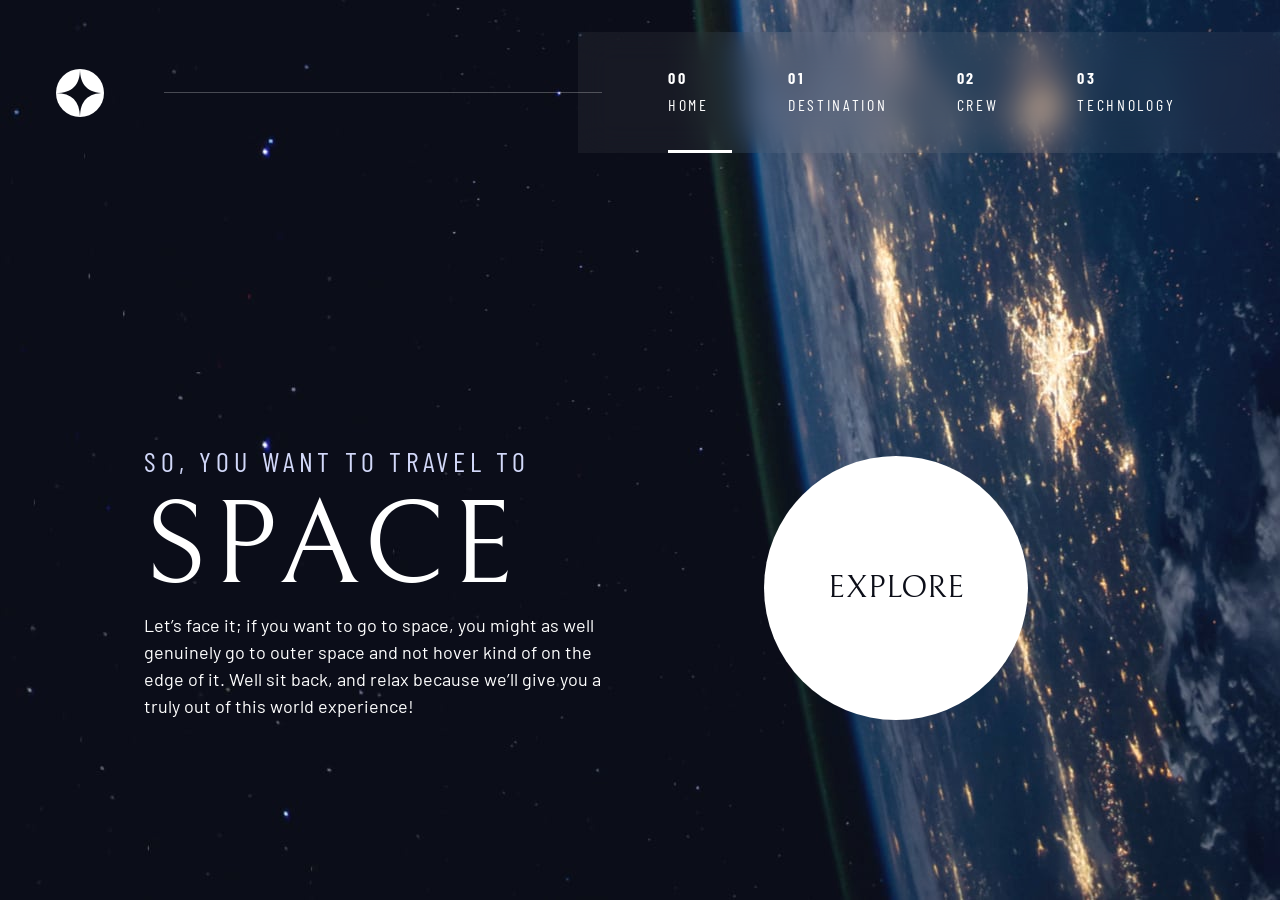
<file: index.html>
<!DOCTYPE html>
<html lang="en">
<head>
  <meta charset="UTF-8">
  <meta name="viewport" content="width=device-width, initial-scale=1.0">

  <link rel="icon" type="image/png" sizes="32x32" href="./assets/favicon-32x32.png">

  <link rel="preconnect" href="https://fonts.googleapis.com">
  <link rel="preconnect" href="https://fonts.gstatic.com" crossorigin>
  <link href="https://fonts.googleapis.com/css2?family=Barlow+Condensed:wght@400;700&family=Bellefair&family=Barlow:wght@400;700&display=swap" rel="stylesheet">
  
  <link rel="stylesheet" href="styles.css">
  
  <title>Space Travel</title>

  <script src="scripts/navigation.js" defer></script>
  <script src="scripts/tab.js" defer></script>
</head>

<body class="home">
  <a class="skip-to-content" href="#main-content">Skip to content</a>

  <header class="primary-header flex">
    <div>
      <img src="assets/shared/logo.svg" alt="Space travel logo" class="logo">
    </div>

    <button class="mobile-nav-toggle" aria-controls="primary-navigation" aria-expanded="false"><span class="sr-only">Menu</span></button>

    <nav>
      <ul id="primary-navigation" data-visible="false" class="primary-navigation underline-indicators flex">
        <li class="active">
          <a class="text-white fs-300 ff-sans-cond letter-spacing-2 uppercase" href="index.html"><span aria-hidden="true">00</span> Home</a>
        </li>
        <li>
            <a class="text-white fs-300 ff-sans-cond letter-spacing-2 uppercase" href="destination.html"><span aria-hidden="true">01</span> Destination</a>
        </li>
        <li>
            <a class="text-white fs-300 ff-sans-cond letter-spacing-2 uppercase" href="crew.html"><span aria-hidden="true">02</span> Crew</a>
        </li>
        <li>
            <a class="text-white fs-300 ff-sans-cond letter-spacing-2 uppercase" href="technology.html"><span aria-hidden="true">03</span> Technology</a>
        </li>
      </ul>
    </nav>
  </header>

  <main id="main-content" class="grid-container grid-container--home">
    <div>
      <h1 class="fs-500 ff-sans-cond uppercase text-accent letter-spacing-1">So, you want to travel to <span class="fs-900 ff-serif text-white d-block">Space</span></h1>
      <p>
        Let’s face it; if you want to go to space, you might as well genuinely go to 
        outer space and not hover kind of on the edge of it. Well sit back, and relax 
        because we’ll give you a truly out of this world experience!
      </p>
    </div>

    <div>
      <a
        class="large-button uppercase ff-serif fs-600 text-dark bg-white"
        href="destination.html"
      >
        Explore
      </a>
    </div>
  </main>

</body>
</html>
</file>
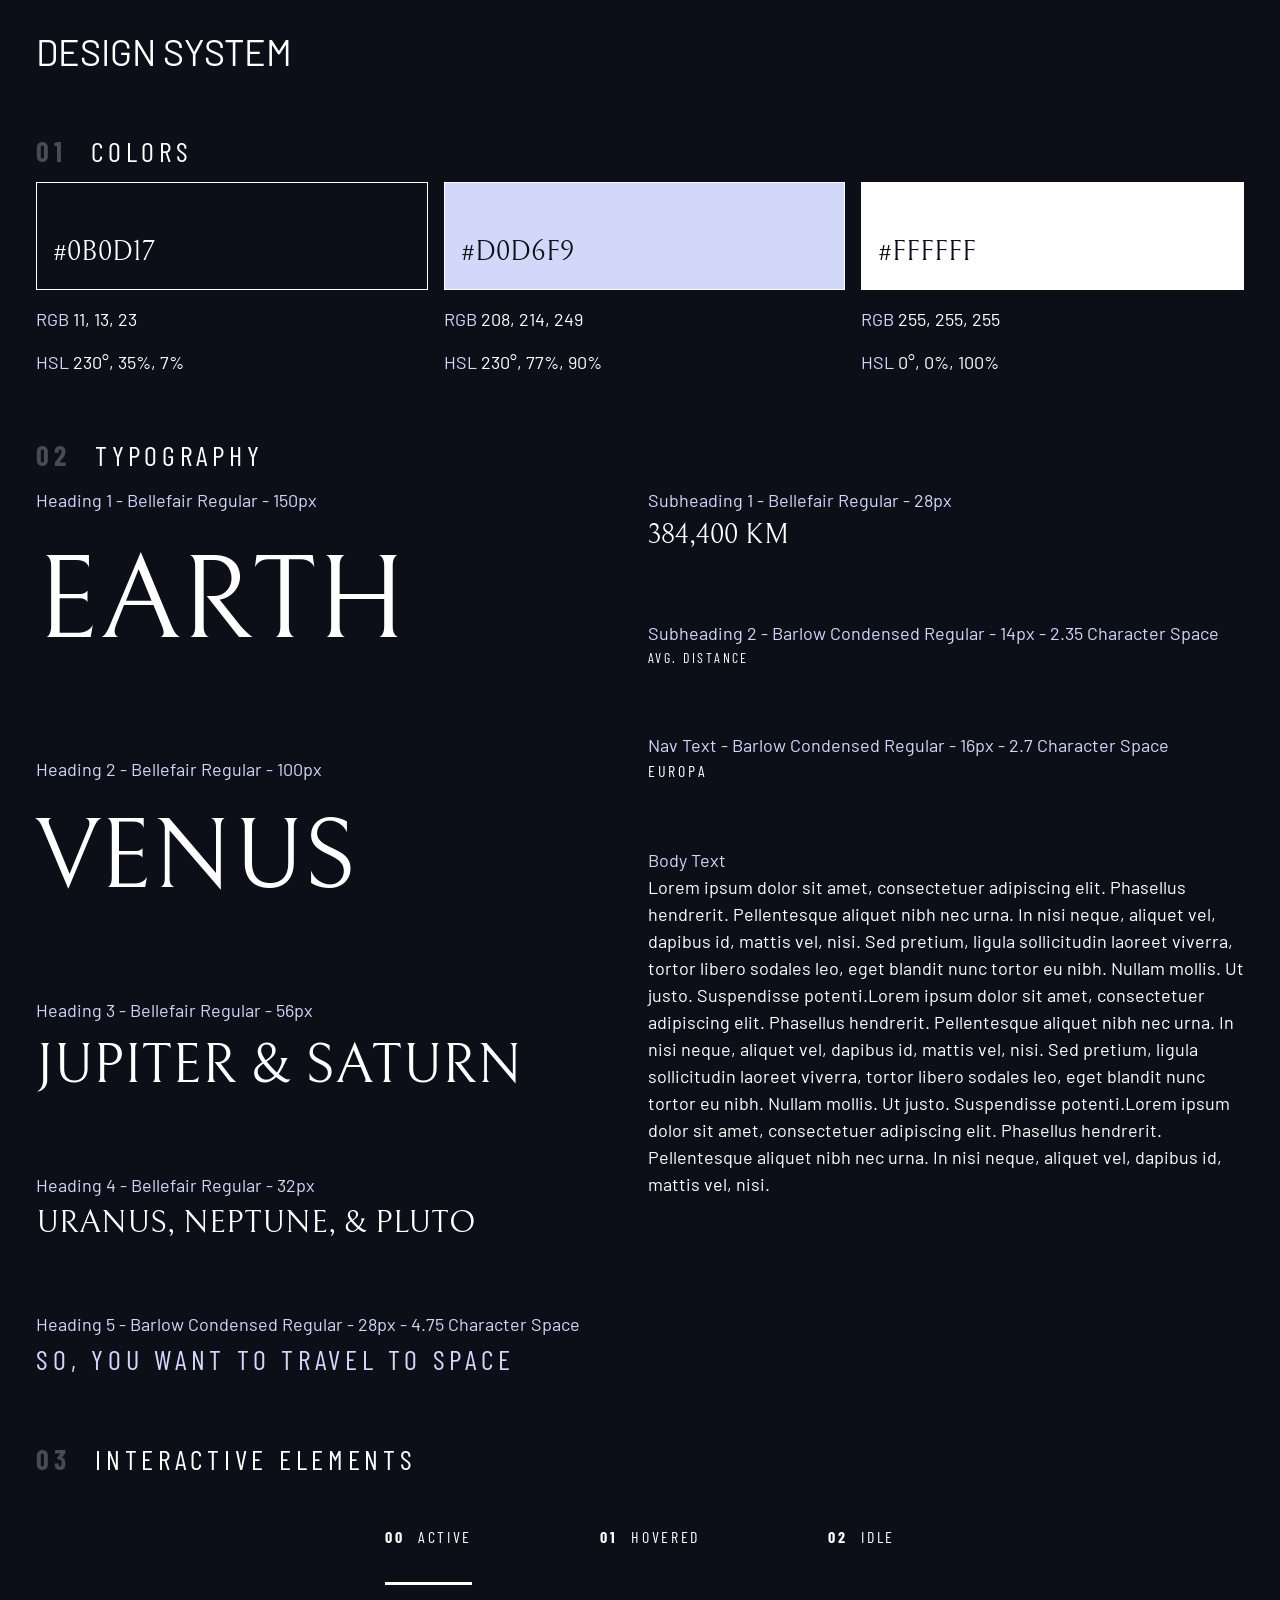
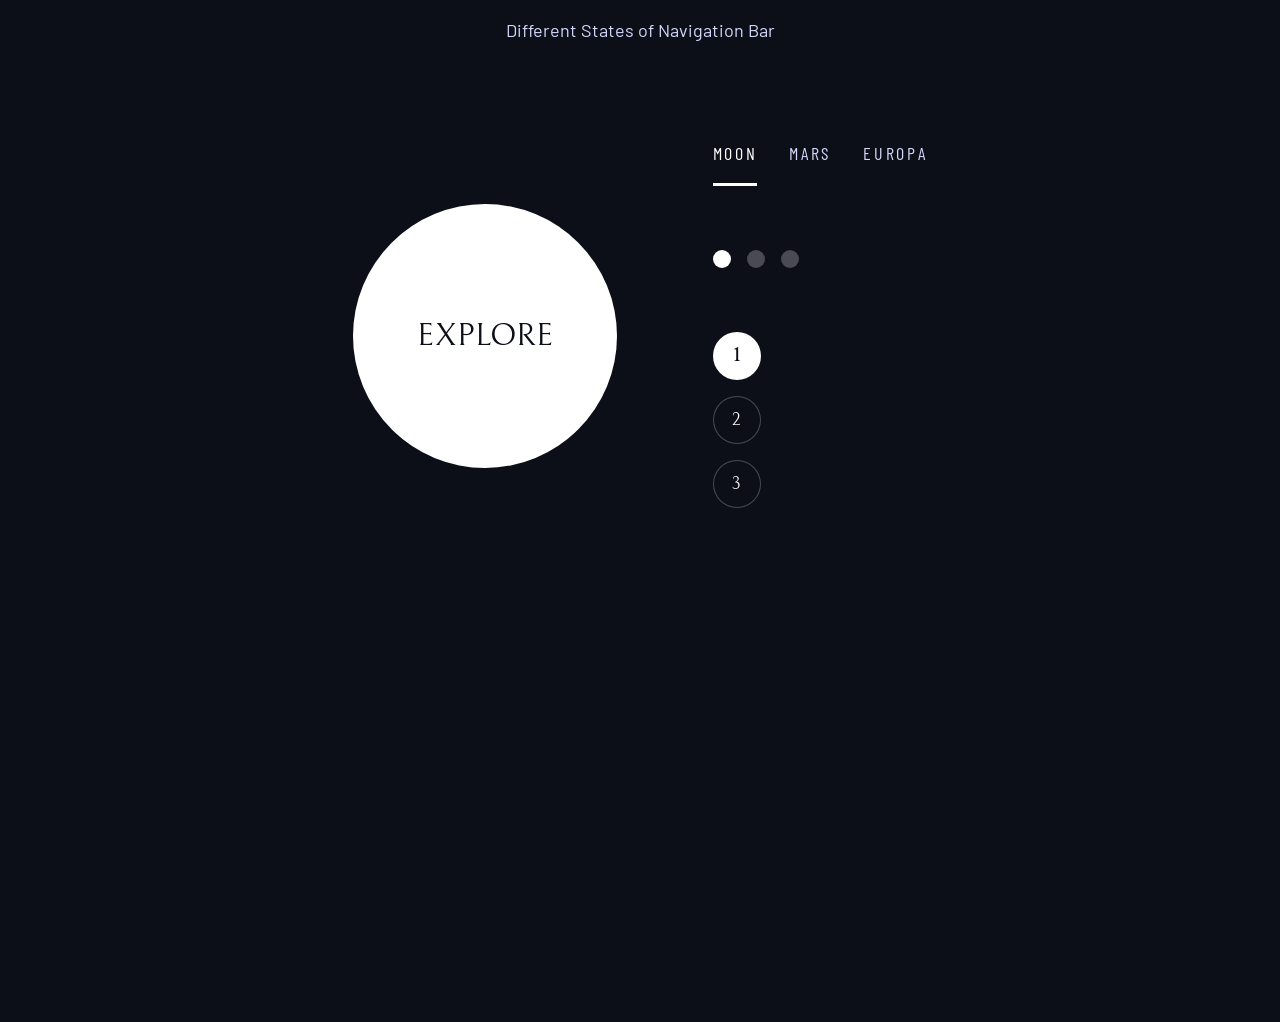
<file: the-design-system/index.html>
<!DOCTYPE html>
<html lang="en">
    <head>
        <meta charset="UTF-8">
        <meta name="viewport" content="width=device-width, initial-scale=1.0">
        <link rel="preconnect" href="https://fonts.googleapis.com">
        <link rel="preconnect" href="https://fonts.gstatic.com" crossorigin>
        <link href="https://fonts.googleapis.com/css2?family=Barlow+Condensed:wght@400;700&family=Bellefair&family=Barlow:wght@400;700&display=swap" rel="stylesheet">
        <link rel="stylesheet" href="styles.css">
        <title>Space Travel Design System</title>
    </head>

    <body>
        <div class="container flow" style="margin-top: 2rem;">
            <h1 class="uppercase">Design system</h1>

            <section class="flow" id="colors" style="margin: 4rem 0;">
                <h2 class="numbered-title"><span>01</span> colors</h2>

                <div class="flex">
                    <div class="flow" style="flex-grow: 1;">
                        <div
                            class="bg-dark text-white ff-serif fs-500"
                            style="padding: 3rem 1rem 1rem; border: 1px solid white;"
                        >
                            #0B0D17
                        </div>
                        <p><span class="text-accent">RGB</span> 11, 13, 23</p>
                        <p><span class="text-accent">HSL</span> 230°, 35%, 7%</p>
                    </div>
                    <div class="flow" style="flex-grow: 1;">
                        <div
                            class="bg-accent text-dark ff-serif fs-500"
                            style="padding: 3rem 1rem 1rem; border: 1px solid white;"
                        >
                            #D0D6F9
                        </div>
                        <p><span class="text-accent">RGB</span> 208, 214, 249</p>
                        <p><span class="text-accent">HSL</span> 230°, 77%, 90%</p>
                    </div>
                    <div class="flow" style="flex-grow: 1;">
                        <div
                            class="bg-white text-dark ff-serif fs-500"
                            style="padding: 3rem 1rem 1rem; border: 1px solid white;"
                        >
                            #FFFFFF
                        </div>
                        <p><span class="text-accent">RGB</span> 255, 255, 255</p>
                        <p><span class="text-accent">HSL</span> 0°, 0%, 100%</p>
                    </div>
                </div>
            </section>

            <section class="flow" id="typography" style="margin: 4rem 0;">
                <h2 class="numbered-title"><span>02</span> Typography</h2>

                <div class="flex">
                    <div class="flow" style="flex-basis: 100%; --flow-space: 4rem;">
                        <div>
                            <p class="text-accent">Heading 1 - Bellefair Regular - 150px</p>
                            <p class="fs-900 ff-serif uppercase">Earth</p>
                        </div>
                        <div>
                            <p class="text-accent">Heading 2 - Bellefair Regular - 100px</p>
                            <p class="fs-800 ff-serif uppercase">Venus</p>
                        </div>
                        <div>
                            <p class="text-accent">Heading 3 - Bellefair Regular - 56px</p>
                            <p class="fs-700 ff-serif uppercase">Jupiter & Saturn</p>
                        </div>
                        <div>
                            <p class="text-accent">Heading 4 - Bellefair Regular - 32px</p>
                            <p class="fs-600 ff-serif uppercase">Uranus, Neptune, & Pluto</p>
                        </div>
                        <div>
                            <p class="text-accent">Heading 5 - Barlow Condensed Regular - 28px - 4.75 Character Space</p>
                            <p class="fs-500 ff-sans-cond uppercase text-accent letter-spacing-1">
                                So, you want to travel to space
                            </p>
                        </div>
                    </div>

                    <div class="flow" style="flex-basis: 100%; --flow-space: 4rem;">
                        <div>
                            <p class="text-accent">Subheading 1 - Bellefair Regular - 28px</p>
                            <p class="fs-500 ff-serif uppercase">
                                384,400 km
                            </p>
                        </div>
                        <div>
                            <p class="text-accent">
                                Subheading 2 - Barlow Condensed Regular - 14px - 2.35 Character Space
                            </p>
                            <p class="fs-200 ff-sans-cond uppercase letter-spacing-3">
                                Avg. distance
                            </p>
                        </div>
                        <div>
                            <p class="text-accent">
                                Nav Text - Barlow Condensed Regular - 16px - 2.7 Character Space
                            </p>
                            <p class="fs-300 ff-sans-cond uppercase letter-spacing-2">
                                Europa
                            </p>
                        </div>
                        <div>
                            <p class="text-accent">
                                Body Text
                            </p>
                            <p>
                                Lorem ipsum dolor sit amet, consectetuer adipiscing elit. Phasellus hendrerit. Pellentesque aliquet nibh nec urna. In nisi neque, aliquet vel, dapibus id, mattis vel, nisi. Sed pretium, ligula sollicitudin laoreet viverra, tortor libero sodales leo, eget blandit nunc tortor eu nibh. Nullam mollis. Ut justo. Suspendisse potenti.Lorem ipsum dolor sit amet, consectetuer adipiscing elit. Phasellus hendrerit. Pellentesque aliquet nibh nec urna. In nisi neque, aliquet vel, dapibus id, mattis vel, nisi. Sed pretium, ligula sollicitudin laoreet viverra, tortor libero sodales leo, eget blandit nunc tortor eu nibh. Nullam mollis. Ut justo. Suspendisse potenti.Lorem ipsum dolor sit amet, consectetuer adipiscing elit. Phasellus hendrerit. Pellentesque aliquet nibh nec urna. In nisi neque, aliquet vel, dapibus id, mattis vel, nisi.
                            </p>
                        </div>
                    </div>
                </div>
            </section>

            <div class="flow" id="interactive-elements" style="margin: 4rem 0;">
                <h2 class="numbered-title"><span>03</span> Interactive Elements</h2>

                <!-- navigation -->
                <div>
                    <nav class="navbar container">
                        <ul class="primary-navigation underline-indicators flex">
                            <li class="active">
                                <a class="text-white fs-300 ff-sans-cond letter-spacing-2 uppercase" href="#"><span>00</span> Active</a>
                            </li>
                            <li>
                                <a class="text-white fs-300 ff-sans-cond letter-spacing-2 uppercase" href="#"><span>01</span> Hovered</a>
                            </li>
                            <li>
                                <a class="text-white fs-300 ff-sans-cond letter-spacing-2 uppercase" href="#"><span>02</span> Idle</a>
                            </li>
                        </ul>
                    </nav>
                    <p class="text-accent" style="margin-top: 2rem; text-align: center;">Different States of Navigation Bar</p>
                </div>

                <div class="flex" style="justify-content: center; margin-top: 5rem;">
                    <div style="margin: 5rem 5rem 0 0;">
                        <!-- explore button -->
                        <a
                            class="large-button uppercase ff-serif fs-600 text-dark bg-white"
                            href="#"
                        >
                            Explore
                        </a>
                    </div>

                    <div class="flow" style="margin-bottom: 50vh; --flow-space: 4rem;">
                        <!-- tabs -->
                        <div class="tab-list underline-indicators flex">
                            <button aria-selected="true" class="uppercase ff-sans-cond text-accent letter-spacing-2">
                                Moon
                            </button>
                            <button aria-selected="false" class="uppercase ff-sans-cond text-accent letter-spacing-2">
                                Mars
                            </button>
                            <button aria-selected="false" class="uppercase ff-sans-cond text-accent letter-spacing-2">
                                Europa
                            </button>
                        </div>

                        <!-- dots -->
                        <div class="dot-indicators flex">
                            <button aria-selected="true">
                                <span class="sr-only">Slider 1 Title</span>
                            </button>
                            <button aria-selected="false">
                                <span class="sr-only">Slider 1 Title</span>
                            </button>
                            <button aria-selected="false">
                                <span class="sr-only">Slider 1 Title</span>
                            </button>
                        </div>

                        <!-- number indicators -->
                        <div class="number-indicators flex">
                            <button aria-selected="true" class="ff-serif bg-dark text-white">
                                1
                            </button>
                            <button aria-selected="false" class="ff-serif bg-dark text-white">
                                2
                            </button>
                            <button aria-selected="false" class="ff-serif bg-dark text-white">
                                3
                            </button>
                        </div>
                    </div>
                </div>
            </div>
        </div>
    </body>
</html>
</file>
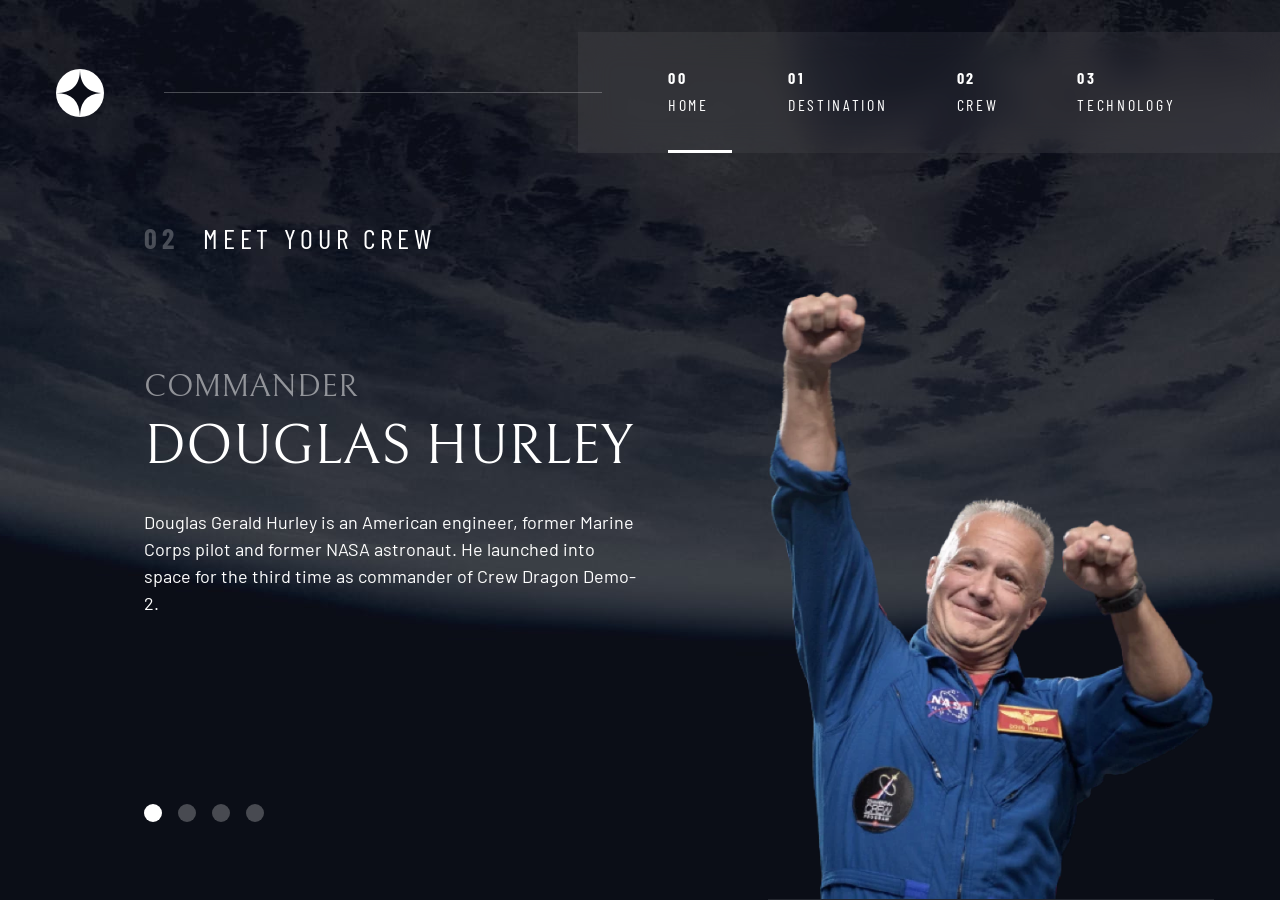
<file: crew-commander.html>
<!DOCTYPE html>
<html lang="en">
<head>
  <meta charset="UTF-8">
  <meta name="viewport" content="width=device-width, initial-scale=1.0">

  <link rel="icon" type="image/png" sizes="32x32" href="./assets/favicon-32x32.png">

  <link rel="preconnect" href="https://fonts.googleapis.com">
  <link rel="preconnect" href="https://fonts.gstatic.com" crossorigin>
  <link href="https://fonts.googleapis.com/css2?family=Barlow+Condensed:wght@400;700&family=Bellefair&family=Barlow:wght@400;700&display=swap" rel="stylesheet">
  
  <link rel="stylesheet" href="styles.css">
  
  <title>Space Travel</title>

  <script src="index.js" defer></script>
</head>

<body class="crew">
  <a class="skip-to-content" href="#main-content">Skip to content</a>

  <header class="primary-header flex">
    <div>
      <img src="assets/shared/logo.svg" alt="Space travel logo" class="logo">
    </div>

    <button class="mobile-nav-toggle" aria-controls="primary-navigation" aria-expanded="false"><span class="sr-only">Menu</span></button>

    <nav>
      <ul id="primary-navigation" data-visible="false" class="primary-navigation underline-indicators flex">
        <li class="active">
          <a class="text-white fs-300 ff-sans-cond letter-spacing-2 uppercase" href="#"><span aria-hidden="true">00</span> Home</a>
        </li>
        <li>
            <a class="text-white fs-300 ff-sans-cond letter-spacing-2 uppercase" href="#"><span aria-hidden="true">01</span> Destination</a>
        </li>
        <li>
            <a class="text-white fs-300 ff-sans-cond letter-spacing-2 uppercase" href="#"><span aria-hidden="true">02</span> Crew</a>
        </li>
        <li>
            <a class="text-white fs-300 ff-sans-cond letter-spacing-2 uppercase" href="#"><span aria-hidden="true">03</span> Technology</a>
        </li>
      </ul>
    </nav>
  </header>

  <main id="main-content" class="grid-container grid-container--crew flow">
    <h1 class="numbered-title"><span aria-hidden="true">02</span> Meet your crew</h1>

    <div class="dot-indicators flex">
      <button aria-selected="true">
        <span class="sr-only">The commander</span>
      </button>
      <button aria-selected="false">
        <span class="sr-only">The mission specialist</span>
      </button>
      <button aria-selected="false">
        <span class="sr-only">The pilot</span>
      </button>
      <button aria-selected="false">
        <span class="sr-only">The crew engineer</span>
      </button>
    </div>

    <article class="crew-info flow">
      <header class="flow flow--space-small">
        <h2 class="fs-600 ff-serif uppercase">Commander</h2>
        <p class="fs-700 uppercase ff-serif">Douglas Hurley</p>
      </header>

      <p>
        Douglas Gerald Hurley is an American engineer, former Marine Corps pilot and former NASA astronaut. He launched into space for the third time as commander of Crew Dragon Demo-2.
      </p>
    </article>

    <picture>
      <source srcset="assets/crew/image-douglas-hurley.webp" type="image/webp">
      <img src="assets/crew/image-douglas-hurley.png" alt="Douglas Hurley">
    </picture>
  </main>
</body>
</html>
</file>
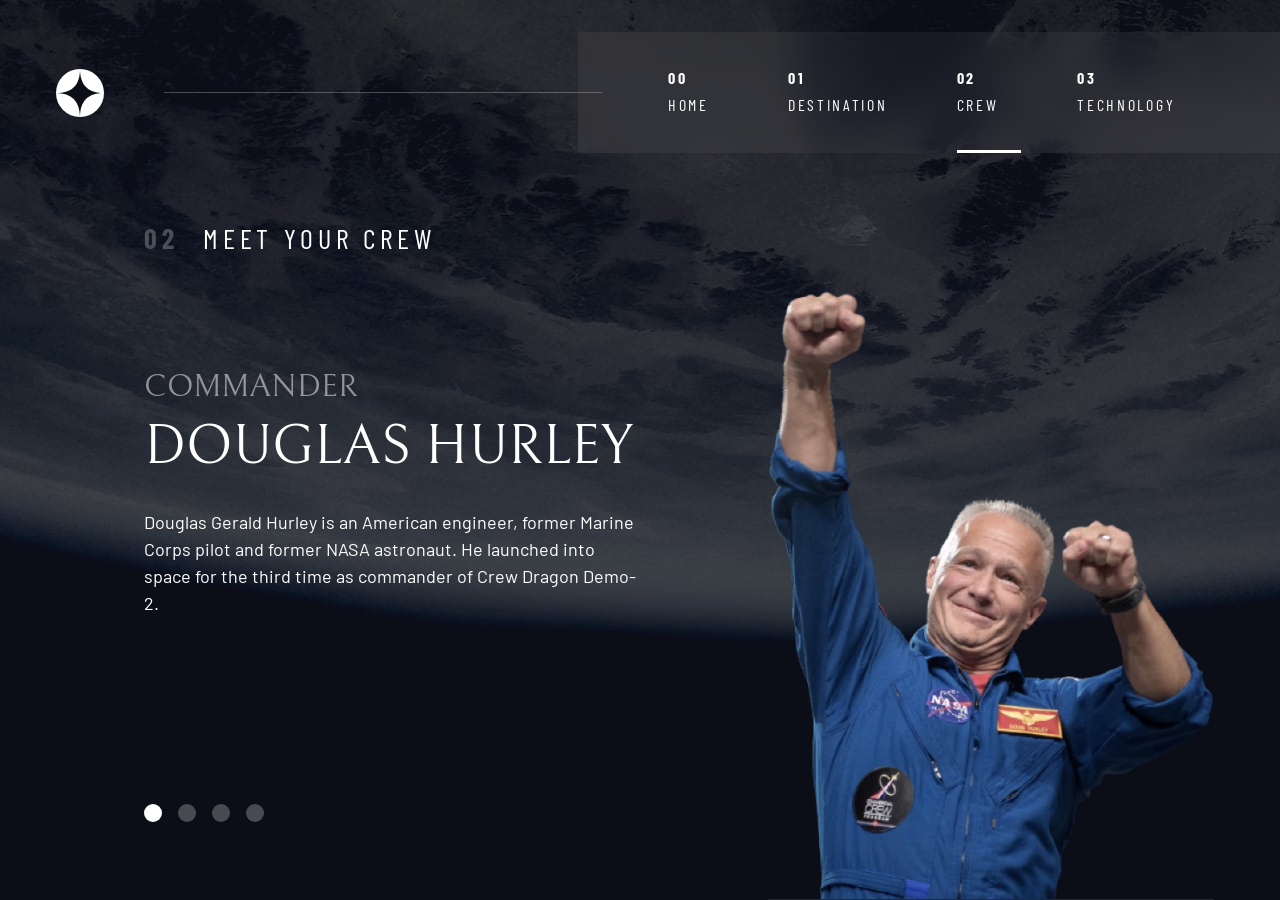
<file: crew.html>
<!DOCTYPE html>
<html lang="en">
<head>
  <meta charset="UTF-8">
  <meta name="viewport" content="width=device-width, initial-scale=1.0">

  <link rel="icon" type="image/png" sizes="32x32" href="./assets/favicon-32x32.png">

  <link rel="preconnect" href="https://fonts.googleapis.com">
  <link rel="preconnect" href="https://fonts.gstatic.com" crossorigin>
  <link href="https://fonts.googleapis.com/css2?family=Barlow+Condensed:wght@400;700&family=Bellefair&family=Barlow:wght@400;700&display=swap" rel="stylesheet">
  
  <link rel="stylesheet" href="styles.css">
  
  <title>Space Travel</title>

  <script src="scripts/navigation.js" defer></script>
  <script src="scripts/tab.js" defer></script>
</head>

<body class="crew">
  <a class="skip-to-content" href="#main-content">Skip to content</a>

  <header class="primary-header flex">
    <div>
      <img src="assets/shared/logo.svg" alt="Space travel logo" class="logo">
    </div>

    <button class="mobile-nav-toggle" aria-controls="primary-navigation" aria-expanded="false"><span class="sr-only">Menu</span></button>

    <nav>
      <ul id="primary-navigation" data-visible="false" class="primary-navigation underline-indicators flex">
        <li>
          <a class="text-white fs-300 ff-sans-cond letter-spacing-2 uppercase" href="index.html"><span aria-hidden="true">00</span> Home</a>
        </li>
        <li>
            <a class="text-white fs-300 ff-sans-cond letter-spacing-2 uppercase" href="destination.html"><span aria-hidden="true">01</span> Destination</a>
        </li>
        <li class="active">
            <a class="text-white fs-300 ff-sans-cond letter-spacing-2 uppercase" href="crew.html"><span aria-hidden="true">02</span> Crew</a>
        </li>
        <li>
            <a class="text-white fs-300 ff-sans-cond letter-spacing-2 uppercase" href="technology.html"><span aria-hidden="true">03</span> Technology</a>
        </li>
      </ul>
    </nav>
  </header>

  <main id="main-content" class="grid-container grid-container--crew flow">
    <h1 class="numbered-title"><span aria-hidden="true">02</span> Meet your crew</h1>

    <!-- Tablist -->
    <div class="dot-indicators flex" role="tablist" aria-label="crew member list">
      <button aria-selected="true" role="tab" tabindex="0" aria-controls="commander-tab" data-image="commander-image">
        <span class="sr-only">The commander</span>
      </button>
      <button aria-selected="false" role="tab" tabindex="-1" aria-controls="specialist-tab" data-image="specialist-image">
        <span class="sr-only">The mission specialist</span>
      </button>
      <button aria-selected="false" role="tab" tabindex="-1" aria-controls="pilot-tab" data-image="pilot-image">
        <span class="sr-only">The pilot</span>
      </button>
      <button aria-selected="false" role="tab" tabindex="-1" aria-controls="engineer-tab" data-image="engineer-image">
        <span class="sr-only">The crew engineer</span>
      </button>
    </div>

    <!-- Commander tabpanel -->
    <article id="commander-tab" class="crew-info flow" role="tabpanel" tabindex="0">
      <header class="flow flow--space-small">
        <h2 class="fs-600 ff-serif uppercase">Commander</h2>
        <p class="fs-700 uppercase ff-serif">Douglas Hurley</p>
      </header>

      <p>
        Douglas Gerald Hurley is an American engineer, former Marine Corps pilot and former NASA astronaut. He launched into space for the third time as commander of Crew Dragon Demo-2.
      </p>
    </article>

    <!-- Engineer tabpanel -->
    <article id="engineer-tab" class="crew-info flow" role="tabpanel" tabindex="0" hidden>
      <header class="flow flow--space-small">
        <h2 class="fs-600 ff-serif uppercase">Flight Engineer</h2>
        <p class="fs-700 uppercase ff-serif">Anousheh Ansari</p>
      </header>

      <p>
        Anousheh Ansari is an Iranian American engineer and co-founder of Prodea Systems. Ansari was the fourth self-funded space tourist, the first self-funded woman to fly to the ISS, and the first Iranian in space. 
      </p>
    </article>

    <!-- Pilot tabpanel -->
    <article id="pilot-tab" class="crew-info flow" role="tabpanel" tabindex="0" hidden>
      <header class="flow flow--space-small">
        <h2 class="fs-600 ff-serif uppercase">Pilot</h2>
        <p class="fs-700 uppercase ff-serif">Victor Glover</p>
      </header>

      <p>
        Pilot on the first operational flight of the SpaceX Crew Dragon to the International Space Station. Glover is a commander in the U.S. Navy where he pilots an F/A-18.He was a crew member of Expedition 64, and served as a station systems flight engineer.
      </p>
    </article>

    <!-- Specialist tabpanel -->
    <article id="specialist-tab" class="crew-info flow" role="tabpanel" tabindex="0" hidden>
      <header class="flow flow--space-small">
        <h2 class="fs-600 ff-serif uppercase">Mission Specialist</h2>
        <p class="fs-700 uppercase ff-serif">Mark Shuttleworth</p>
      </header>

      <p>
        Mark Richard Shuttleworth is the founder and CEO of Canonical, the company behind the Linux-based Ubuntu operating system. Shuttleworth became the first South African to travel to space as a space tourist.
      </p>
    </article>

    <picture id="commander-image">
      <source srcset="assets/crew/image-douglas-hurley.webp" type="image/webp">
      <img src="assets/crew/image-douglas-hurley.png" alt="Douglas Hurley">
    </picture>
    <picture id="engineer-image" hidden>
      <source srcset="assets/crew/image-anousheh-ansari.webp" type="image/webp">
      <img src="assets/crew/image-anousheh-ansari.png" alt="Anousheh Ansari">
    </picture>
    <picture id="pilot-image" hidden>
      <source srcset="assets/crew/image-victor-glover.webp" type="image/webp">
      <img src="assets/crew/image-victor-glover.png" alt="Victor Glover">
    </picture>
    <picture id="specialist-image" hidden>
      <source srcset="assets/crew/image-mark-shuttleworth.webp" type="image/webp">
      <img src="assets/crew/image-mark-shuttleworth.png" alt="Mark Shuttleworth">
    </picture>
  </main>
</body>
</html>
</file>
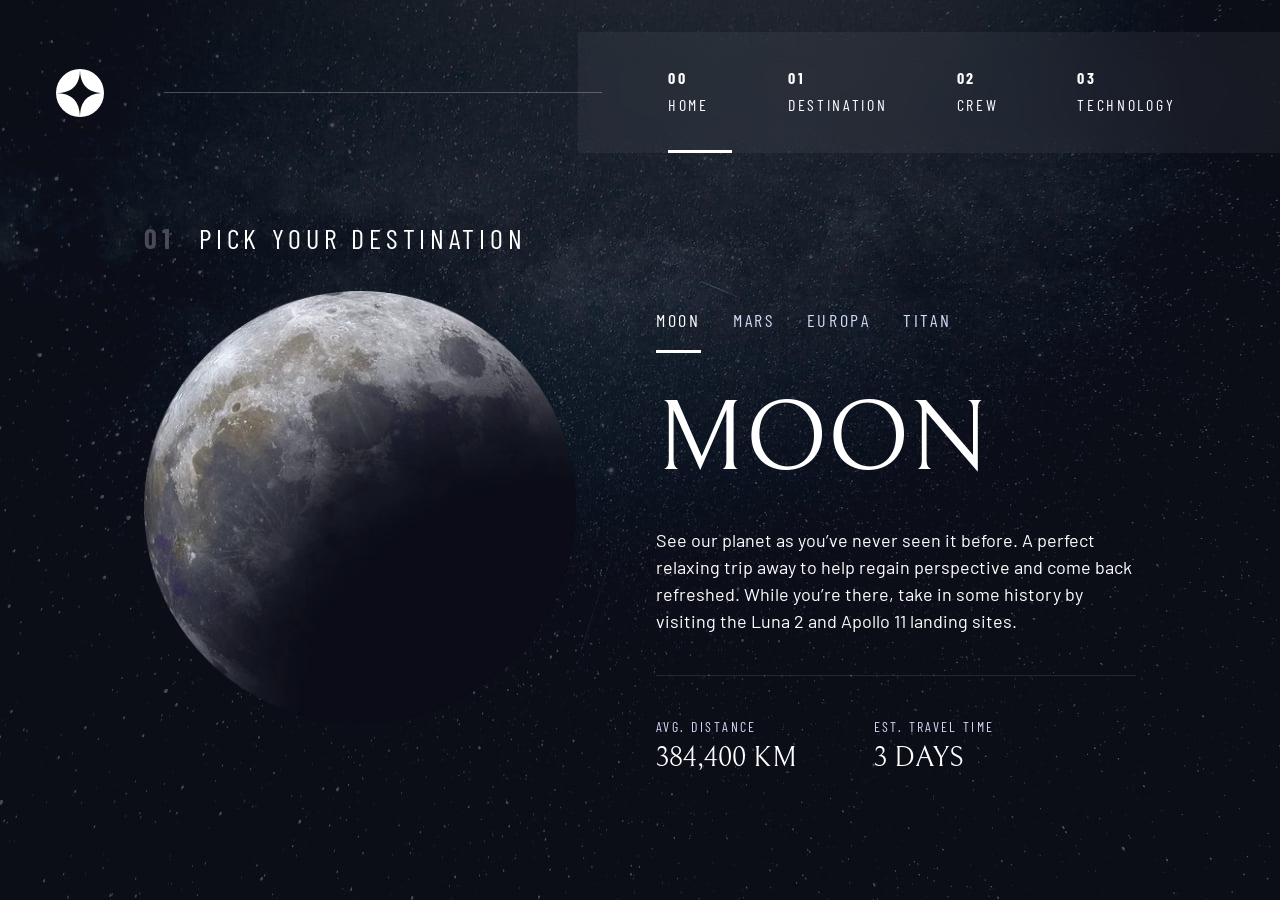
<file: destination-moon.html>
<!DOCTYPE html>
<html lang="en">
<head>
  <meta charset="UTF-8">
  <meta name="viewport" content="width=device-width, initial-scale=1.0">

  <link rel="icon" type="image/png" sizes="32x32" href="./assets/favicon-32x32.png">

  <link rel="preconnect" href="https://fonts.googleapis.com">
  <link rel="preconnect" href="https://fonts.gstatic.com" crossorigin>
  <link href="https://fonts.googleapis.com/css2?family=Barlow+Condensed:wght@400;700&family=Bellefair&family=Barlow:wght@400;700&display=swap" rel="stylesheet">
  
  <link rel="stylesheet" href="styles.css">
  
  <title>Space Travel</title>

  <script src="index.js" defer></script>
</head>

<body class="destination">
  <a class="skip-to-content" href="#main-content">Skip to content</a>

  <header class="primary-header flex">
    <div>
      <img src="assets/shared/logo.svg" alt="Space travel logo" class="logo">
    </div>

    <button class="mobile-nav-toggle" aria-controls="primary-navigation" aria-expanded="false"><span class="sr-only">Menu</span></button>

    <nav>
      <ul id="primary-navigation" data-visible="false" class="primary-navigation underline-indicators flex">
        <li class="active">
          <a class="text-white fs-300 ff-sans-cond letter-spacing-2 uppercase" href="#"><span aria-hidden="true">00</span> Home</a>
        </li>
        <li>
            <a class="text-white fs-300 ff-sans-cond letter-spacing-2 uppercase" href="#"><span aria-hidden="true">01</span> Destination</a>
        </li>
        <li>
            <a class="text-white fs-300 ff-sans-cond letter-spacing-2 uppercase" href="#"><span aria-hidden="true">02</span> Crew</a>
        </li>
        <li>
            <a class="text-white fs-300 ff-sans-cond letter-spacing-2 uppercase" href="#"><span aria-hidden="true">03</span> Technology</a>
        </li>
      </ul>
    </nav>
  </header>

  <main id="main-content" class="grid-container grid-container--destination flow">
    <h1 class="numbered-title"><span aria-hidden="true">01</span> Pick your destination</h1>

    <picture>
      <source srcset="assets/destination/image-moon.webp" type="image/webp">
      <img src="assets/destination/image-moon.png" alt="The moon">
    </picture>

    <div class="tab-list underline-indicators flex">
        <button aria-selected="true" class="uppercase ff-sans-cond text-accent letter-spacing-2">
            Moon
        </button>
        <button aria-selected="false" class="uppercase ff-sans-cond text-accent letter-spacing-2">
            Mars
        </button>
        <button aria-selected="false" class="uppercase ff-sans-cond text-accent letter-spacing-2">
            Europa
        </button>
        <button aria-selected="false" class="uppercase ff-sans-cond text-accent letter-spacing-2">
            Titan
        </button>
    </div>

    <article class="destination-info flow">
      <h2 class="fs-800 ff-serif uppercase">Moon</h2>

      <p>
        See our planet as you’ve never seen it before. A perfect relaxing trip away to help regain perspective and come back refreshed. While you’re there, take in some history by visiting the Luna 2 and Apollo 11 landing sites.
      </p>

      <div class="destination-meta flex">
        <div>
          <h3 class="text-accent ff-sans-cond fs-200 uppercase letter-spacing-3">Avg. distance</h3>
          <p class="fs-500 ff-serif uppercase">384,400 km</p>
        </div>

        <div>
          <h3 class="text-accent ff-sans-cond fs-200 uppercase letter-spacing-3">Est. travel time</h3>
          <p class="fs-500 ff-serif uppercase">3 days</p>
        </div>
      </div>
    </article>
  </main>
</body>
</html>
</file>
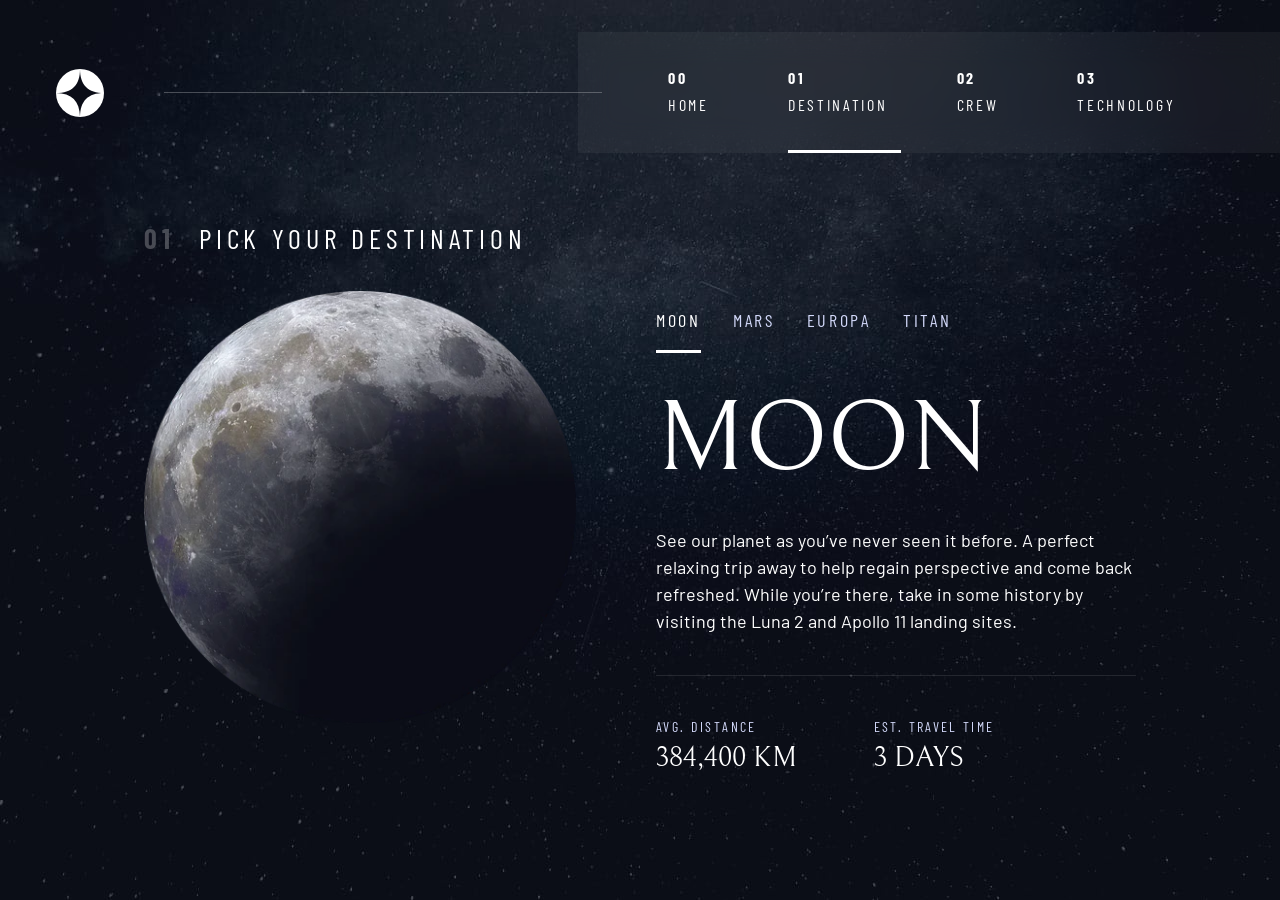
<file: destination.html>
<!DOCTYPE html>
<html lang="en">
<head>
  <meta charset="UTF-8">
  <meta name="viewport" content="width=device-width, initial-scale=1.0">

  <link rel="icon" type="image/png" sizes="32x32" href="./assets/favicon-32x32.png">

  <link rel="preconnect" href="https://fonts.googleapis.com">
  <link rel="preconnect" href="https://fonts.gstatic.com" crossorigin>
  <link href="https://fonts.googleapis.com/css2?family=Barlow+Condensed:wght@400;700&family=Bellefair&family=Barlow:wght@400;700&display=swap" rel="stylesheet">
  
  <link rel="stylesheet" href="styles.css">
  
  <title>Space Travel</title>

  <script src="scripts/navigation.js" defer></script>
  <script src="scripts/tab.js" defer></script>
</head>

<body class="destination">
  <a class="skip-to-content" href="#main-content">Skip to content</a>

  <header class="primary-header flex">
    <div>
      <img src="assets/shared/logo.svg" alt="Space travel logo" class="logo">
    </div>

    <button class="mobile-nav-toggle" aria-controls="primary-navigation" aria-expanded="false"><span class="sr-only">Menu</span></button>

    <nav>
      <ul id="primary-navigation" data-visible="false" class="primary-navigation underline-indicators flex">
        <li>
          <a class="text-white fs-300 ff-sans-cond letter-spacing-2 uppercase" href="index.html"><span aria-hidden="true">00</span> Home</a>
        </li>
        <li class="active">
            <a class="text-white fs-300 ff-sans-cond letter-spacing-2 uppercase" href="destination.html"><span aria-hidden="true">01</span> Destination</a>
        </li>
        <li>
            <a class="text-white fs-300 ff-sans-cond letter-spacing-2 uppercase" href="crew.html"><span aria-hidden="true">02</span> Crew</a>
        </li>
        <li>
            <a class="text-white fs-300 ff-sans-cond letter-spacing-2 uppercase" href="technology.html"><span aria-hidden="true">03</span> Technology</a>
        </li>
      </ul>
    </nav>
  </header>

  <main id="main-content" class="grid-container grid-container--destination flow">
    <h1 class="numbered-title"><span aria-hidden="true">01</span> Pick your destination</h1>

    <picture id="moon-image">
      <source srcset="assets/destination/image-moon.webp" type="image/webp">
      <img src="assets/destination/image-moon.png" alt="the moon">
    </picture>
    <picture hidden id="mars-image">
      <source srcset="assets/destination/image-mars.webp" type="image/webp">
      <img src="assets/destination/image-mars.png" alt="the planet mars">
    </picture>
    <picture hidden id="europa-image">
      <source srcset="assets/destination/image-europa.webp" type="image/webp">
      <img src="assets/destination/image-europa.png" alt="the planet europa">
    </picture>
    <picture hidden id="titan-image">
      <source srcset="assets/destination/image-titan.webp" type="image/webp">
      <img src="assets/destination/image-titan.png" alt="the moon titan">
    </picture>

    <!-- Tablist -->
    <div class="tab-list underline-indicators flex" role="tablist" aria-label="destination list">
        <button aria-selected="true" role="tab" aria-controls="moon-tab" data-image="moon-image" tabindex="0" class="uppercase ff-sans-cond text-accent letter-spacing-2">
            Moon
        </button>
        <button aria-selected="false" role="tab" aria-controls="mars-tab" data-image="mars-image" tabindex="-1" class="uppercase ff-sans-cond text-accent letter-spacing-2">
            Mars
        </button>
        <button aria-selected="false" role="tab" aria-controls="europa-tab" data-image="europa-image" tabindex="-1" class="uppercase ff-sans-cond text-accent letter-spacing-2">
            Europa
        </button>
        <button aria-selected="false" role="tab" aria-controls="titan-tab" data-image="titan-image" tabindex="-1" class="uppercase ff-sans-cond text-accent letter-spacing-2">
            Titan
        </button>
    </div>

    <!-- Moon tabpanel -->
    <article id="moon-tab" class="destination-info flow" role="tabpanel" tabindex="0">
      <h2 class="fs-800 ff-serif uppercase">Moon</h2>

      <p>
        See our planet as you’ve never seen it before. A perfect relaxing trip away to help regain perspective and come back refreshed. While you’re there, take in some history by visiting the Luna 2 and Apollo 11 landing sites.
      </p>

      <div class="destination-meta flex">
        <div>
          <h3 class="text-accent ff-sans-cond fs-200 uppercase letter-spacing-3">Avg. distance</h3>
          <p class="fs-500 ff-serif uppercase">384,400 km</p>
        </div>

        <div>
          <h3 class="text-accent ff-sans-cond fs-200 uppercase letter-spacing-3">Est. travel time</h3>
          <p class="fs-500 ff-serif uppercase">3 days</p>
        </div>
      </div>
    </article>

    <!-- Mars tabpanel -->
    <article id="mars-tab" class="destination-info flow" hidden role="tabpanel" tabindex="0">
      <h2 class="fs-800 ff-serif uppercase">Mars</h2>

      <p>
        Don’t forget to pack your hiking boots. You’ll need them to tackle Olympus Mons, the tallest planetary mountain in our solar system. It’s two and a half times the size of Everest!
      </p>

      <div class="destination-meta flex">
        <div>
          <h3 class="text-accent ff-sans-cond fs-200 uppercase letter-spacing-3">Avg. distance</h3>
          <p class="fs-500 ff-serif uppercase">225 mil. km</p>
        </div>

        <div>
          <h3 class="text-accent ff-sans-cond fs-200 uppercase letter-spacing-3">Est. travel time</h3>
          <p class="fs-500 ff-serif uppercase">9 months</p>
        </div>
      </div>
    </article>

    <!-- Europa tabpanel -->
    <article id="europa-tab" class="destination-info flow" hidden role="tabpanel" tabindex="0">
      <h2 class="fs-800 ff-serif uppercase">Europa</h2>

      <p>
        The smallest of the four Galilean moons orbiting Jupiter, Europa is a winter lover’s dream. With an icy surface, it’s perfect for a bit of ice skating, curling, hockey, or simple relaxation in your snug wintery cabin.
      </p>

      <div class="destination-meta flex">
        <div>
          <h3 class="text-accent ff-sans-cond fs-200 uppercase letter-spacing-3">Avg. distance</h3>
          <p class="fs-500 ff-serif uppercase">628 mil. km</p>
        </div>

        <div>
          <h3 class="text-accent ff-sans-cond fs-200 uppercase letter-spacing-3">Est. travel time</h3>
          <p class="fs-500 ff-serif uppercase">3 years</p>
        </div>
      </div>
    </article>

    <!-- Titan tabpanel -->
    <article id="titan-tab" class="destination-info flow" hidden role="tabpanel" tabindex="0">
      <h2 class="fs-800 ff-serif uppercase">Titan</h2>

      <p>
        The only moon known to have a dense atmosphere other than Earth, Titan is a home away from home (just a few hundred degrees colder!). As a bonus, you get striking views of the Rings of Saturn.
      </p>

      <div class="destination-meta flex">
        <div>
          <h3 class="text-accent ff-sans-cond fs-200 uppercase letter-spacing-3">Avg. distance</h3>
          <p class="fs-500 ff-serif uppercase">1.6 bil. km</p>
        </div>

        <div>
          <h3 class="text-accent ff-sans-cond fs-200 uppercase letter-spacing-3">Est. travel time</h3>
          <p class="fs-500 ff-serif uppercase">7 years</p>
        </div>
      </div>
    </article>
  </main>
</body>
</html>
</file>
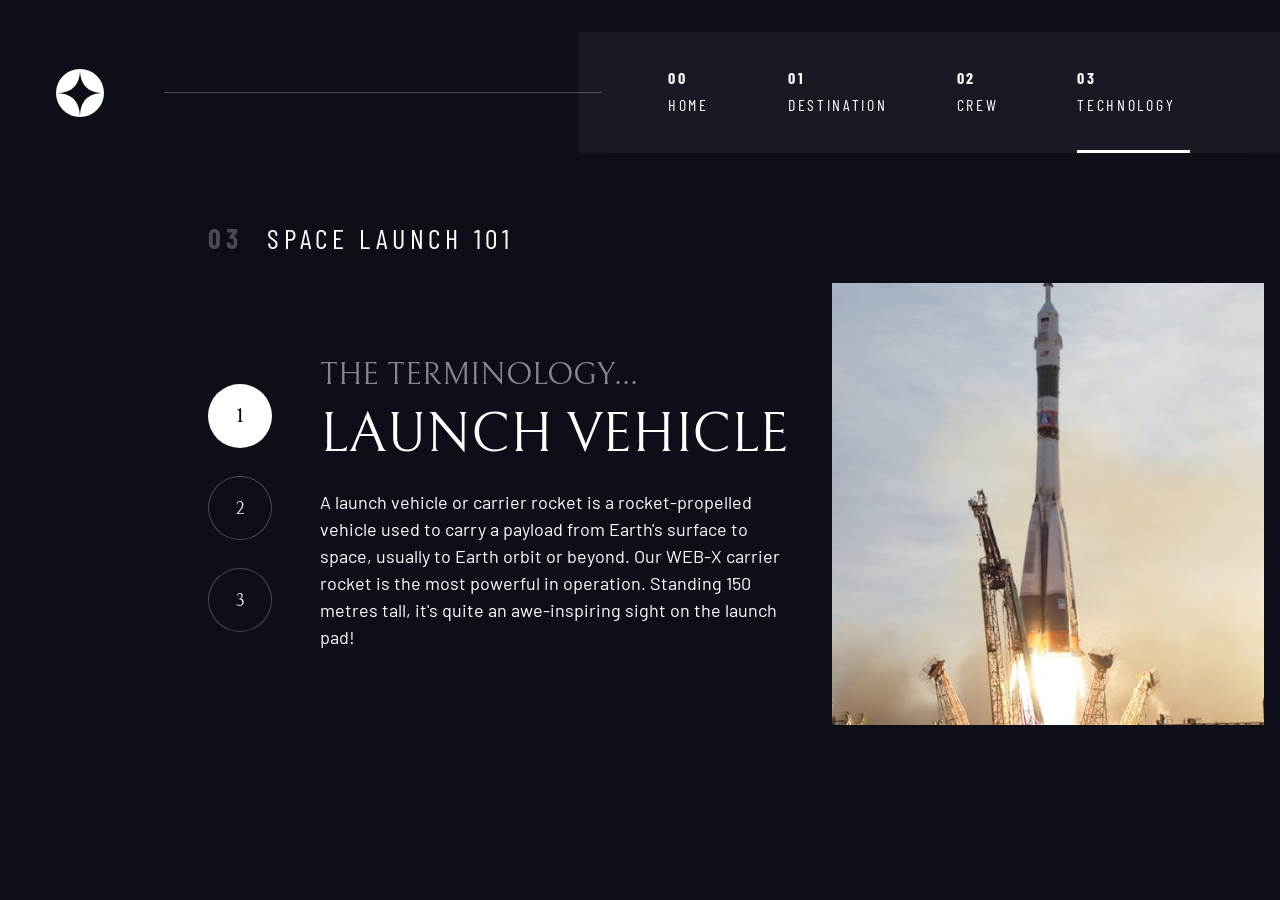
<file: technology.html>
<!DOCTYPE html>
<html lang="en">
<head>
  <meta charset="UTF-8">
  <meta name="viewport" content="width=device-width, initial-scale=1.0">

  <link rel="icon" type="image/png" sizes="32x32" href="./assets/favicon-32x32.png">

  <link rel="preconnect" href="https://fonts.googleapis.com">
  <link rel="preconnect" href="https://fonts.gstatic.com" crossorigin>
  <link href="https://fonts.googleapis.com/css2?family=Barlow+Condensed:wght@400;700&family=Bellefair&family=Barlow:wght@400;700&display=swap" rel="stylesheet">
  
  <link rel="stylesheet" href="styles.css">
  
  <title>Space Travel</title>

  <script src="scripts/navigation.js" defer></script>
  <script src="scripts/tab.js" defer></script>
</head>

<body class="technology">
  <a class="skip-to-content" href="#main-content">Skip to content</a>

  <header class="primary-header flex">
    <div>
      <img src="assets/shared/logo.svg" alt="Space travel logo" class="logo">
    </div>

    <button class="mobile-nav-toggle" aria-controls="primary-navigation" aria-expanded="false"><span class="sr-only">Menu</span></button>

    <nav>
      <ul id="primary-navigation" data-visible="false" class="primary-navigation underline-indicators flex">
        <li>
          <a class="text-white fs-300 ff-sans-cond letter-spacing-2 uppercase" href="index.html"><span aria-hidden="true">00</span> Home</a>
        </li>
        <li>
            <a class="text-white fs-300 ff-sans-cond letter-spacing-2 uppercase" href="destination.html"><span aria-hidden="true">01</span> Destination</a>
        </li>
        <li>
            <a class="text-white fs-300 ff-sans-cond letter-spacing-2 uppercase" href="crew.html"><span aria-hidden="true">02</span> Crew</a>
        </li>
        <li class="active">
            <a class="text-white fs-300 ff-sans-cond letter-spacing-2 uppercase" href="technology.html"><span aria-hidden="true">03</span> Technology</a>
        </li>
      </ul>
    </nav>
  </header>

  <main id="main-content" class="grid-container grid-container--technology flow">
    <h1 class="numbered-title"><span aria-hidden="true">03</span> Space launch 101</h1>

    <!-- Tablist -->
    <div class="number-indicators flex" role="tablist" aria-label="technology terminology list">
      <button aria-selected="true" class="ff-serif bg-dark text-white" role="tab" aria-controls="launch-vehicle-tab" data-image="launch-vehicle-image" tabindex="0">
        1 <span class="sr-only">Launch Vehicle</span>
      </button>
      <button aria-selected="false" class="ff-serif bg-dark text-white" role="tab" aria-controls="spaceport-tab" data-image="spaceport-image" tabindex="-1">
        2 <span class="sr-only">Spaceport</span>
      </button>
      <button aria-selected="false" class="ff-serif bg-dark text-white" role="tab" aria-controls="space-capsule-tab" data-image="space-capsule-image" tabindex="-1">
        3 <span class="sr-only">Space Capsule</span>
      </button>
    </div>

    <!-- Launch vehicle tabpanel -->
    <article id="launch-vehicle-tab" class="technology-info flow" role="tabpanel" tabindex="0">
      <header class="flow flow--space-small">
        <h2 class="fs-600 ff-serif uppercase">The terminology...</h2>
        <p class="fs-700 uppercase ff-serif">Launch vehicle</p>
      </header>

      <p>
        A launch vehicle or carrier rocket is a rocket-propelled vehicle used to carry a payload from Earth's surface to space, usually to Earth orbit or beyond. Our WEB-X carrier rocket is the most powerful in operation. Standing 150 metres tall, it's quite an awe-inspiring sight on the launch pad!
      </p>
    </article>

    <!-- Spaceport tabpanel -->
    <article id="spaceport-tab" class="technology-info flow" role="tabpanel" tabindex="0" hidden>
      <header class="flow flow--space-small">
        <h2 class="fs-600 ff-serif uppercase">The terminology...</h2>
        <p class="fs-700 uppercase ff-serif">Spaceport</p>
      </header>

      <p>
        A spaceport or cosmodrome is a site for launching (or receiving) spacecraft, by analogy to the seaport for ships or airport for aircraft. Based in the famous Cape Canaveral, our spaceport is ideally situated to take advantage of the Earth’s rotation for launch.
      </p>
    </article>

    <!-- Space capsule tabpanel -->
    <article id="space-capsule-tab" class="technology-info flow" role="tabpanel" tabindex="0" hidden>
      <header class="flow flow--space-small">
        <h2 class="fs-600 ff-serif uppercase">The terminology...</h2>
        <p class="fs-700 uppercase ff-serif">Space capsule</p>
      </header>

      <p>
        A space capsule is an often-crewed spacecraft that uses a blunt-body reentry capsule to reenter the Earth's atmosphere without wings. Our capsule is where you'll spend your time during the flight. It includes a space gym, cinema, and plenty of other activities to keep you entertained.
      </p>
    </article>

    <picture id="launch-vehicle-image">
      <source srcset="assets/technology/image-launch-vehicle-portrait.jpg" type="image/jpg" media="(min-width: 45em)">
      <img src="assets/technology/image-launch-vehicle-landscape.jpg" alt="The launch vehicle">
    </picture>
    <picture id="spaceport-image" hidden>
      <source srcset="assets/technology/image-spaceport-portrait.jpg" type="image/jpg" media="(min-width: 45em)">
      <img src="assets/technology/image-spaceport-landscape.jpg" alt="The spaceport">
    </picture>
    <picture id="space-capsule-image" hidden>
      <source srcset="assets/technology/image-space-capsule-portrait.jpg" type="image/jpg" media="(min-width: 45em)">
      <img src="assets/technology/image-space-capsule-landscape.jpg" alt="The space capsule">
    </picture>
  </main>
</body>
</html>
</file>
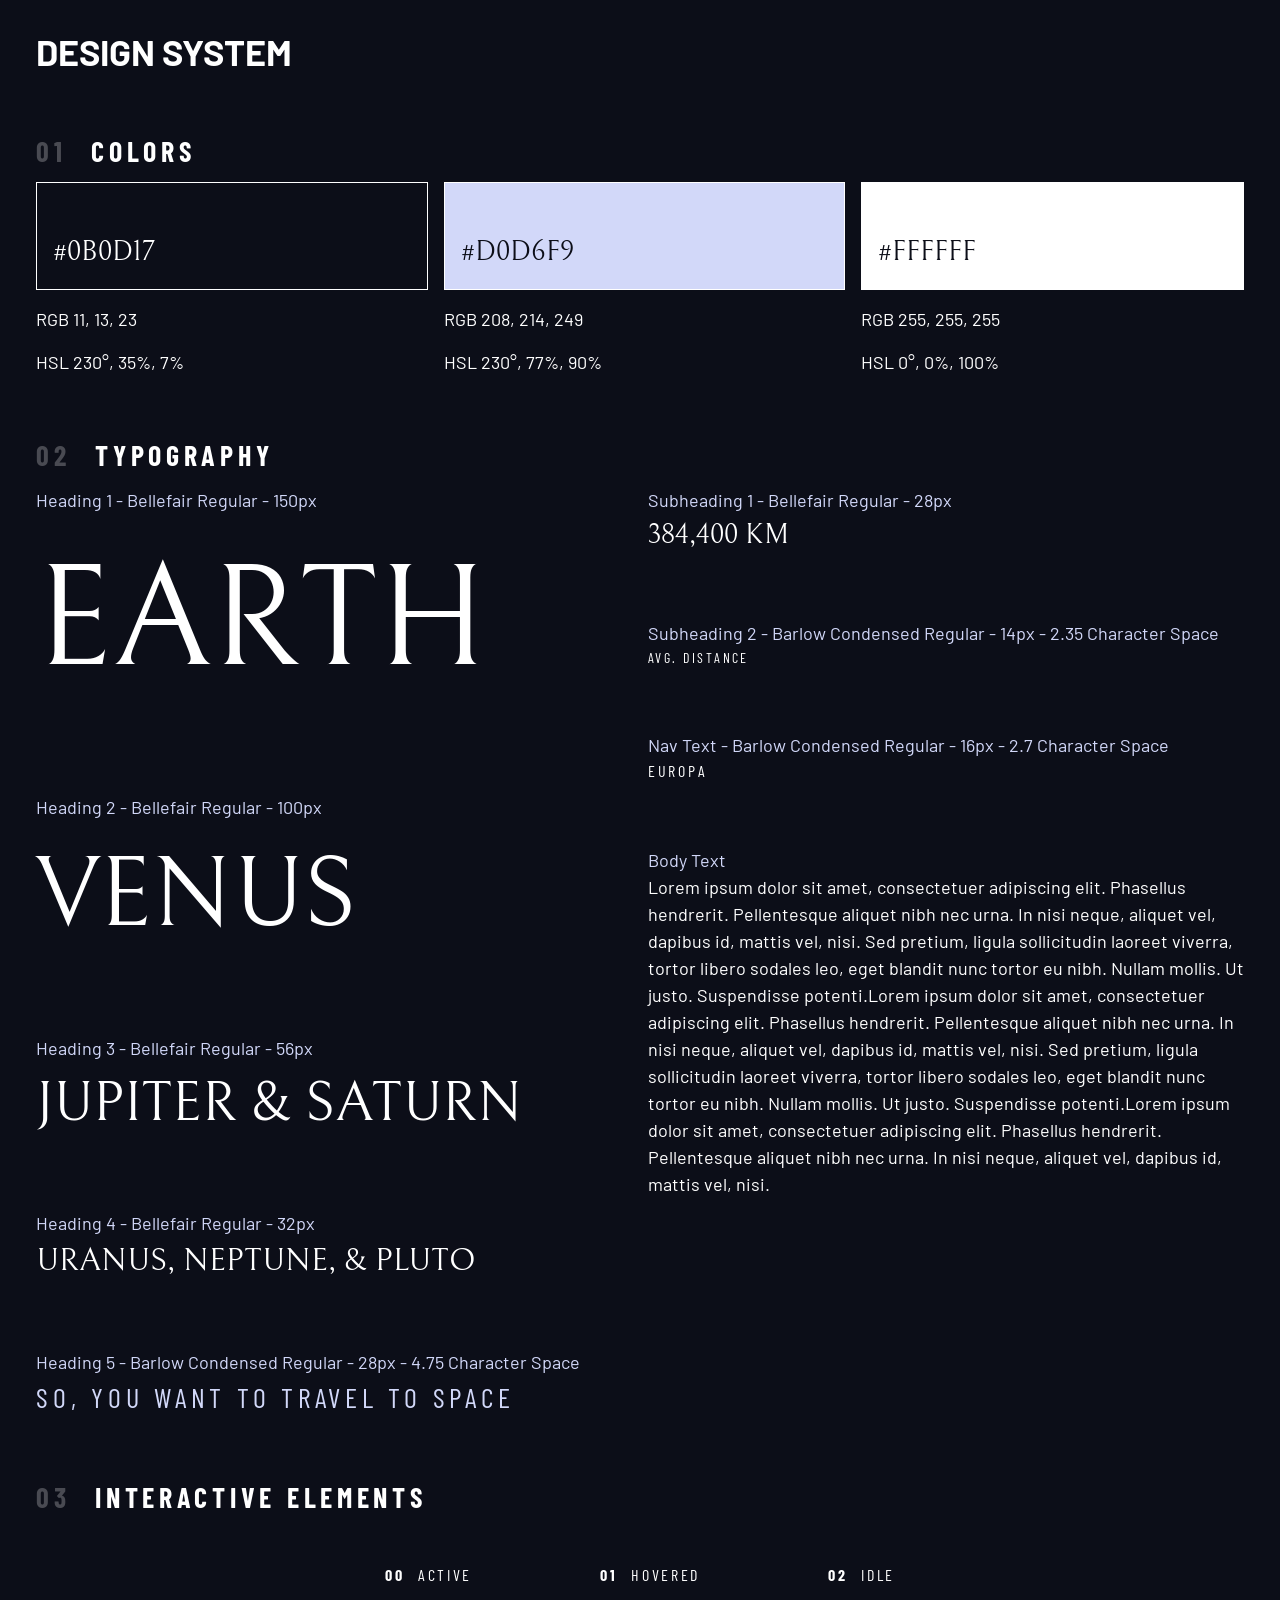
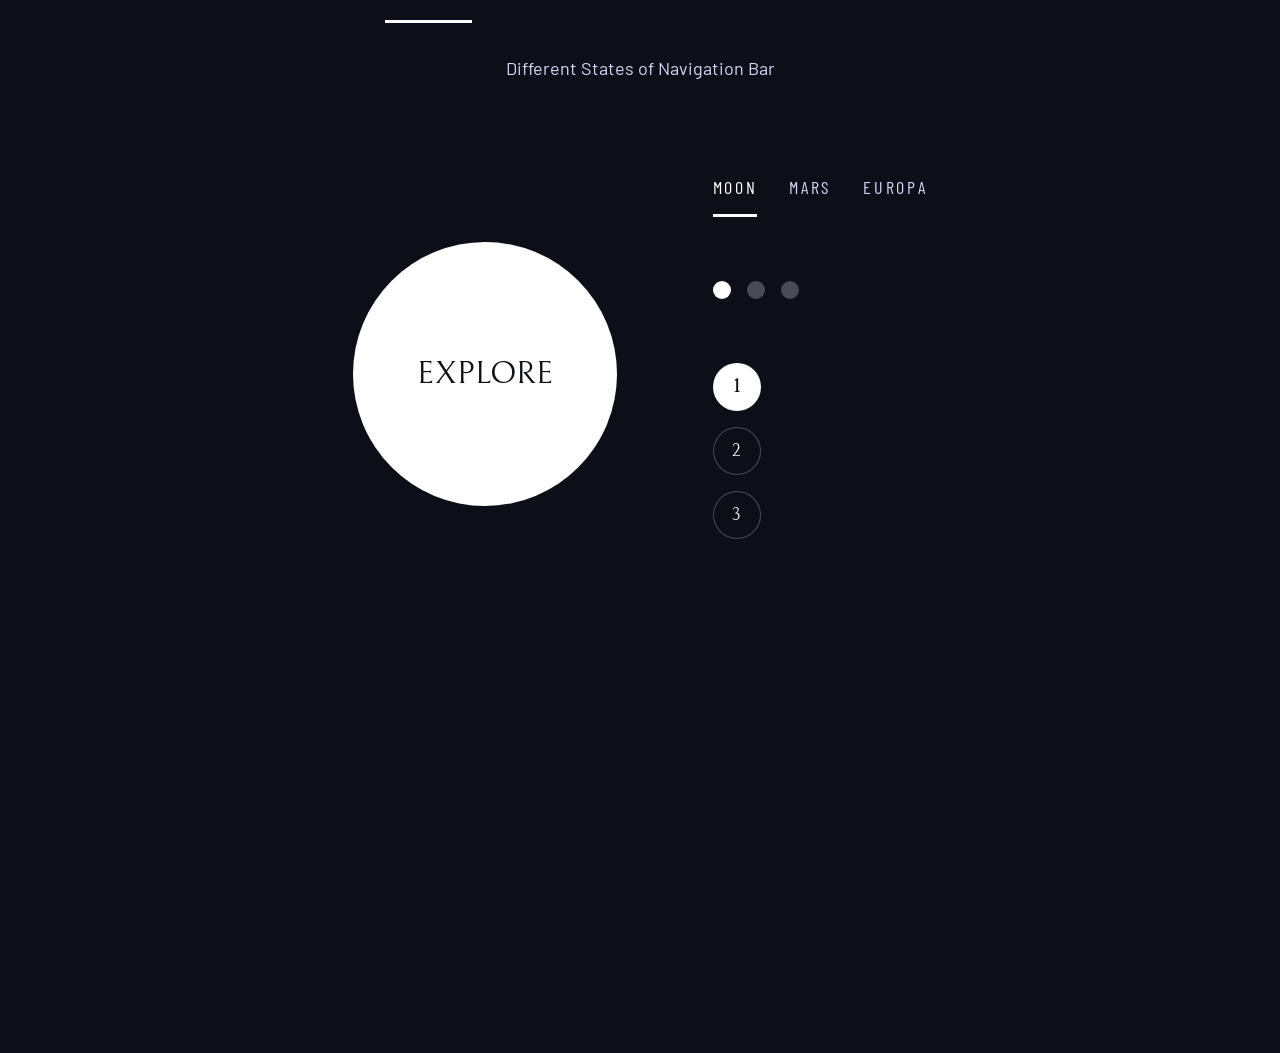
<file: the-design-system/design-system.html>
<!DOCTYPE html>
<html lang="en">
    <head>
        <meta charset="UTF-8">
        <meta name="viewport" content="width=device-width, initial-scale=1.0">
        <link rel="preconnect" href="https://fonts.googleapis.com">
        <link rel="preconnect" href="https://fonts.gstatic.com" crossorigin>
        <link href="https://fonts.googleapis.com/css2?family=Barlow+Condensed:wght@400;700&family=Bellefair&family=Barlow:wght@400;700&display=swap" rel="stylesheet">
        <link rel="stylesheet" href="design-system.css">
        <title>Space Travel</title>
    </head>

    <body>
        <div class="container flow" style="margin-top: 2rem;">
            <h1 class="uppercase">Design system</h1>

            <section class="flow" id="colors" style="margin: 4rem 0;">
                <h2 class="numbered-title"><span>01</span> colors</h2>

                <div class="flex">
                    <div class="flow" style="flex-grow: 1;">
                        <div
                            class="bg-dark text-white ff-serif fs-500"
                            style="padding: 3rem 1rem 1rem; border: 1px solid white;"
                        >
                            #0B0D17
                        </div>
                        <p><span>RGB</span> 11, 13, 23</p>
                        <p><span>HSL</span> 230°, 35%, 7%</p>
                    </div>
                    <div class="flow" style="flex-grow: 1;">
                        <div
                            class="bg-accent text-dark ff-serif fs-500"
                            style="padding: 3rem 1rem 1rem; border: 1px solid white;"
                        >
                            #D0D6F9
                        </div>
                        <p><span>RGB</span> 208, 214, 249</p>
                        <p><span>HSL</span> 230°, 77%, 90%</p>
                    </div>
                    <div class="flow" style="flex-grow: 1;">
                        <div
                            class="bg-white text-dark ff-serif fs-500"
                            style="padding: 3rem 1rem 1rem; border: 1px solid white;"
                        >
                            #FFFFFF
                        </div>
                        <p><span>RGB</span> 255, 255, 255</p>
                        <p><span>HSL</span> 0°, 0%, 100%</p>
                    </div>
                </div>
            </section>

            <section class="flow" id="typography" style="margin: 4rem 0;">
                <h2 class="numbered-title"><span>02</span> Typography</h2>

                <div class="flex">
                    <div class="flow" style="flex-basis: 100%; --flow-space: 4rem;">
                        <div>
                            <p class="text-accent">Heading 1 - Bellefair Regular - 150px</p>
                            <p class="fs-900 ff-serif uppercase">Earth</p>
                        </div>
                        <div>
                            <p class="text-accent">Heading 2 - Bellefair Regular - 100px</p>
                            <p class="fs-800 ff-serif uppercase">Venus</p>
                        </div>
                        <div>
                            <p class="text-accent">Heading 3 - Bellefair Regular - 56px</p>
                            <p class="fs-700 ff-serif uppercase">Jupiter & Saturn</p>
                        </div>
                        <div>
                            <p class="text-accent">Heading 4 - Bellefair Regular - 32px</p>
                            <p class="fs-600 ff-serif uppercase">Uranus, Neptune, & Pluto</p>
                        </div>
                        <div>
                            <p class="text-accent">Heading 5 - Barlow Condensed Regular - 28px - 4.75 Character Space</p>
                            <p class="fs-500 ff-sans-cond uppercase text-accent letter-spacing-1">
                                So, you want to travel to space
                            </p>
                        </div>
                    </div>

                    <div class="flow" style="flex-basis: 100%; --flow-space: 4rem;">
                        <div>
                            <p class="text-accent">Subheading 1 - Bellefair Regular - 28px</p>
                            <p class="fs-500 ff-serif uppercase">
                                384,400 km
                            </p>
                        </div>
                        <div>
                            <p class="text-accent">
                                Subheading 2 - Barlow Condensed Regular - 14px - 2.35 Character Space
                            </p>
                            <p class="fs-200 ff-sans-cond uppercase letter-spacing-3">
                                Avg. distance
                            </p>
                        </div>
                        <div>
                            <p class="text-accent">
                                Nav Text - Barlow Condensed Regular - 16px - 2.7 Character Space
                            </p>
                            <p class="fs-300 ff-sans-cond uppercase letter-spacing-2">
                                Europa
                            </p>
                        </div>
                        <div>
                            <p class="text-accent">
                                Body Text
                            </p>
                            <p>
                                Lorem ipsum dolor sit amet, consectetuer adipiscing elit. Phasellus hendrerit. Pellentesque aliquet nibh nec urna. In nisi neque, aliquet vel, dapibus id, mattis vel, nisi. Sed pretium, ligula sollicitudin laoreet viverra, tortor libero sodales leo, eget blandit nunc tortor eu nibh. Nullam mollis. Ut justo. Suspendisse potenti.Lorem ipsum dolor sit amet, consectetuer adipiscing elit. Phasellus hendrerit. Pellentesque aliquet nibh nec urna. In nisi neque, aliquet vel, dapibus id, mattis vel, nisi. Sed pretium, ligula sollicitudin laoreet viverra, tortor libero sodales leo, eget blandit nunc tortor eu nibh. Nullam mollis. Ut justo. Suspendisse potenti.Lorem ipsum dolor sit amet, consectetuer adipiscing elit. Phasellus hendrerit. Pellentesque aliquet nibh nec urna. In nisi neque, aliquet vel, dapibus id, mattis vel, nisi.
                            </p>
                        </div>
                    </div>
                </div>
            </section>

            <div class="flow" id="interactive-elements" style="margin: 4rem 0;">
                <h2 class="numbered-title"><span>03</span> Interactive Elements</h2>

                <!-- navigation -->
                <div>
                    <nav class="navbar container">
                        <ul class="primary-navigation underline-indicators flex">
                            <li class="active">
                                <a class="text-white fs-300 ff-sans-cond letter-spacing-2 uppercase" href="#"><span>00</span> Active</a>
                            </li>
                            <li>
                                <a class="text-white fs-300 ff-sans-cond letter-spacing-2 uppercase" href="#"><span>01</span> Hovered</a>
                            </li>
                            <li>
                                <a class="text-white fs-300 ff-sans-cond letter-spacing-2 uppercase" href="#"><span>02</span> Idle</a>
                            </li>
                        </ul>
                    </nav>
                    <p class="text-accent" style="margin-top: 2rem; text-align: center;">Different States of Navigation Bar</p>
                </div>

                <div class="flex" style="justify-content: center; margin-top: 5rem;">
                    <div style="margin: 5rem 5rem 0 0;">
                        <!-- explore button -->
                        <a
                            class="large-button uppercase ff-serif fs-600 text-dark bg-white"
                            href="#"
                        >
                            Explore
                        </a>
                    </div>

                    <div class="flow" style="margin-bottom: 50vh; --flow-space: 4rem;">
                        <!-- tabs -->
                        <div class="tab-list underline-indicators flex">
                            <button aria-selected="true" class="uppercase ff-sans-cond text-accent bg-dark letter-spacing-2">
                                Moon
                            </button>
                            <button aria-selected="false" class="uppercase ff-sans-cond text-accent bg-dark letter-spacing-2">
                                Mars
                            </button>
                            <button aria-selected="false" class="uppercase ff-sans-cond text-accent bg-dark letter-spacing-2">
                                Europa
                            </button>
                        </div>

                        <!-- dots -->
                        <div class="dot-indicators flex">
                            <button aria-selected="true">
                                <span class="sr-only">Slider 1 Title</span>
                            </button>
                            <button aria-selected="false">
                                <span class="sr-only">Slider 1 Title</span>
                            </button>
                            <button aria-selected="false">
                                <span class="sr-only">Slider 1 Title</span>
                            </button>
                        </div>

                        <!-- number indicators -->
                        <div class="number-indicators flex">
                            <button aria-selected="true" class="ff-serif bg-dark text-white">
                                1
                            </button>
                            <button aria-selected="false" class="ff-serif bg-dark text-white">
                                2
                            </button>
                            <button aria-selected="false" class="ff-serif bg-dark text-white">
                                3
                            </button>
                        </div>
                    </div>
                </div>
            </div>
        </div>
    </body>
</html>
</file>
<file: styles.css>
/* ------------------- */
/* Custom Properties   */
/* ------------------- */

:root {
    /* colors */
    --clr-dark: 230 35% 7%;
    --clr-light: 231 77% 90%;
    --clr-white: 0 0% 100%;

    /* font-sizes */
    --fs-900: clamp(5rem, 8vw + 1rem, 9.375rem);
    --fs-800: 3.5rem;
    --fs-700: 1.5rem;
    --fs-600: 1rem;
    --fs-500: 1rem;
    --fs-400: 0.9375rem;
    --fs-300: 1rem;
    --fs-200: 0.875rem;

    /* font-families */
    --ff-serif: "Bellefair", serif;
    --ff-sans-cond: "Barlow Condensed", sans-serif;
    --ff-sans-normal: "Barlow", sans-serif;
}

@media (min-width: 35em) {
    :root {
        --fs-800: 5rem;
        --fs-700: 2.5rem;
        --fs-600: 1.5rem;
        --fs-500: 1.25rem;
        --fs-400: 1rem;
    }
}

@media (min-width: 45em) {
    :root {
        --fs-800: 6.25rem;
        --fs-700: 3.5rem;
        --fs-600: 2rem;
        --fs-500: 1.75rem;
        --fs-400: 1.125rem;
    }
}

/* ------------------- */
/* Reset               */
/* ------------------- */

/* Box sizing rules */
*,
*::before,
*::after {
    box-sizing: border-box;
}

/* Remove default margin */
body,
h1,
h2,
h3,
h4,
h5,
h6,
p,
figure,
picture {
   margin: 0;
}

h1,
h2,
h3,
h4,
h5,
h6,
p {
    font-weight: 400;
}

/* Set core body defaults */
body {
    font-family: var(--ff-sans-normal);
    font-size: var(--fs-400);
    color: hsl( var(--clr-white) );
    background-color: hsl( var(--clr-dark) );
    min-height: 100vh;
    line-height: 1.5;

    display: grid;
    grid-template-rows: min-content 1fr;

    overflow-x: hidden;
}

/* Make images easier to work with */
img {
    max-width: 100%;
    display: block;
}

/* Inherit fonts for inputs and buttons */
input,
button,
textarea,
select {
    font: inherit;
}

/* Remove animations for people who've turned them off */
@media (prefers-reduced-motion: reduce) {
    *,
    *::before,
    *::after {
        animation-duration: 0.01ms !important;
        animation-iteration-count: 1 !important;
        transition-duration: 0.01ms !important;
        scroll-behavior: auto !important;
    }
}

/* ------------------- */
/* Utility Classes     */
/* ------------------- */

/* general */
.flex {
    display: flex;
    gap: var(--gap, 1rem);
}

.grid {
    display: grid;
    gap: var(--gap, 1rem);
}

.d-block {
    display: block;
}

.flow > *:where(:not(:first-child)) {
    margin-top: var(--flow-space, 1rem);
}

.flow--space-small {
    --flow-space: .75rem;
}

.container {
    padding-inline: 2em;
    margin-inline: auto;
    max-width: 80rem;
}

.sr-only {
    position: absolute;
    width: 1px;
    height: 1px;
    padding: 0;
    margin: -1px;
    overflow: hidden;
    clip: rect(0, 0, 0, 0);
    white-space: nowrap;
    border: 0;
}

.skip-to-content {
    position: absolute;
    z-index: 9999;
    background: hsl( var(--clr-white) );
    color: hsl( var(--clr-dark) );
    padding: .5em 1em;
    margin-inline: auto;
    transform: translateY(-100%);
    transition: transform 250ms ease-in-out;
}

.skip-to-content:focus {
    transform: translateY(0);
}

/* colors */

.bg-dark { background-color: hsl( var(--clr-dark) ); }
.bg-accent { background-color: hsl( var(--clr-light) ); }
.bg-white { background-color: hsl( var(--clr-white) ); }

.text-dark { color: hsl( var(--clr-dark) ); }
.text-accent { color: hsl( var(--clr-light) ); }
.text-white { color: hsl( var(--clr-white) ); }

/* typography */

.ff-serif { font-family: var(--ff-serif); }
.ff-sans-cond { font-family: var(--ff-sans-cond); }
.ff-sans-normal { font-family: var(--ff-sans-normal); }

.letter-spacing-1 { letter-spacing: 4.75px; }
.letter-spacing-2 { letter-spacing: 2.7px; }
.letter-spacing-3 { letter-spacing: 2.35px; }

.uppercase { text-transform: uppercase; }

.fs-900 { font-size: var(--fs-900); }
.fs-800 { font-size: var(--fs-800); }
.fs-700 { font-size: var(--fs-700); }
.fs-600 { font-size: var(--fs-600); }
.fs-500 { font-size: var(--fs-500); }
.fs-400 { font-size: var(--fs-400); }
.fs-300 { font-size: var(--fs-300); }
.fs-200 { font-size: var(--fs-200); }

.fs-900,
.fs-800,
.fs-700,
.fs-600 {
    line-height: 1.1;
}

.numbered-title {
    font-family: var(--ff-sans-cond);
    font-size: var(--fs-500);
    text-transform: uppercase;
    letter-spacing: 4.72px;
}

.numbered-title span {
    margin-right: .5em;
    font-weight: 700;
    color: hsl( var(--clr-white) / .25 );
}

/* ------------------- */
/* Components          */
/* ------------------- */

.large-button {
    display: inline-grid;
    position: relative;
    padding: 0 2em;
    aspect-ratio: 1;
    border-radius: 50%;
    place-items: center;
    text-decoration: none;
    z-index: 1;
    font-size: 2rem;
}

.large-button::after {
    content: '';
    position: absolute;
    width: 100%;
    height: 100%;
    border-radius: 50%;
    z-index: -1;
    background: hsl( var(--clr-white) / .1 );
    opacity: 0;
    transition: opacity 500ms linear, transform 750ms ease-in-out;
}

.large-button:hover::after,
.large-button:focus::after {
    opacity: 1;
    transform: scale(1.5);
}

/* primary header */

.logo {
    margin: 1.5rem clamp(1.5rem, 5vw, 3.5rem);
}

.primary-header {
    align-items: center;
    justify-content: space-between;
}

.primary-navigation {
    --gap: clamp(1.5rem, 5vw, 3.5rem);
    --underline-gap: 2rem;
    list-style: none;
    padding: 0;
    margin: 0;
    background: hsl( var(--clr-dark) / 0.95 );
}

@supports(backdrop-filter: blur(1rem)) {
    .primary-navigation {
        background: hsl( var(--clr-white) / 0.05 );
        backdrop-filter: blur(1rem);
    }
}

.primary-navigation a {
    text-decoration: none;
}

.primary-navigation a > span {
    font-weight: 700;
    margin-right: .5em;
}

.mobile-nav-toggle {
    display: none;
}

@media (max-width: 35em) {
    .primary-navigation {
        --underline-gap: .5rem;
        position: fixed;
        z-index: 1000;
        inset: 0 0 0 30%;
        list-style: none;
        padding: min(20rem, 15vh) 2rem;
        margin: 0;
        flex-direction: column;
        transform: translateX(100%);
        transition: transform 500ms ease-in-out;
    }

    .primary-navigation[data-visible="true"] {
        transform: translateX(0);
    }

    .primary-navigation.underline-indicators > .active {
        border: 0;
    }

    .mobile-nav-toggle {
        display: block;
        position: absolute;
        z-index: 2000;
        top: 2rem;
        right: 1rem;
        background: transparent;
        border: 0;
        background-image: url(assets/shared/icon-hamburger.svg);
        background-repeat: no-repeat;
        background-position: center;
        width: 1.5rem;
        aspect-ratio: 1;
    }

    .mobile-nav-toggle[aria-expanded="true"] {
        background-image: url(assets/shared/icon-close.svg);
    }

    .mobile-nav-toggle:focus-visible {
        outline: 3px solid white;
        outline-offset: 5px;
    }
}

@media (min-width: 35em) {
    .primary-navigation {
        padding-inline: clamp(3rem, 7vw, 7rem);
    }
}

@media (min-width: 35em) and (max-width: 44.999em) {
    .primary-navigation a > span {
        display: none;
    }
}

@media (min-width: 45em) {
    .primary-header::after {
        content: '';
        display: block;
        position: relative;
        z-index: 1000;
        height: 1px;
        width: 37%;
        margin-right: -2.5rem;
        background: hsl( var(--clr-white) / .25);
        order: 1;
    }

    nav {
        order: 2;
    }

    .primary-navigation {
        margin-block: 2rem;
    }
}

.underline-indicators > * {
    cursor: pointer;
    padding: var(--underline-gap, 1rem) 0;
    border: 0;
    border-bottom: .2rem solid hsl( var(--clr-white) / 0 );
    background: transparent;
}

.underline-indicators > *:hover,
.underline-indicators > *:focus {
    border-color: hsl( var(--clr-white) / .5 );
}

.underline-indicators > .active,
.underline-indicators > [aria-selected="true"] {
    color: hsl( var(--clr-white) / 1 );
    border-color: hsl( var(--clr-white) / 1 );
}

.tab-list {
    --gap: 2rem;
}

.dot-indicators > * {
    padding: .5em;
    border-radius: 50%;
    border: 0;
    background-color: hsl( var(--clr-white) / .25 );
    cursor: pointer;
}

.dot-indicators > button:hover,
.dot-indicators > button:focus {
    background-color: hsl( var(--clr-white) / .5 );
}

.dot-indicators > [aria-selected="true"] {
    background-color: hsl( var(--clr-white) / 1 );
}

.number-indicators {
    flex-direction: row;
}

.number-indicators > button {
    display: grid;
    place-items: center;
    width: 3rem;
    aspect-ratio: 1;
    border-radius: 50%;
    border: 1px solid hsl( var(--clr-white) / .25 );
    cursor: pointer;
}

.number-indicators > button:hover,
.number-indicators > button:focus {
    border-color: hsl( var(--clr-white) / .5 );
}

.number-indicators > button[aria-selected="true"] {
    background-color: hsl( var(--clr-white) );
    color: hsl( var(--clr-dark) );
    font-weight: 600;
}

/* ---------------------------- */
/* Page Specific Backgrounds    */
/* ---------------------------- */

body {
    background-size: cover;
    background-position: bottom center;
}

/* home */
.home {
    background-image: url(assets/home/background-home-mobile.jpg);
}

/* destination */
.destination {
    background-image: url(assets/destination/background-destination-mobile.jpg);
}

/* crew */
.crew {
    background-image: url(assets/crew/background-crew-mobile.jpg);
}

@media (min-width: 35em) {
    .home {
        background-image: url(assets/home/background-home-tablet.jpg);
        background-position: center center;
    }

    .destination {
        background-image: url(assets/destination/background-destination-tablet.jpg);
        background-position: center center;
    }

    .crew {
        background-image: url(assets/crew/background-crew-tablet.jpg);
        background-position: center center;
    }
}

@media (min-width: 45em) {
    .home {
        background-image: url(assets/home/background-home-desktop.jpg);
    }

    .destination {
        background-image: url(assets/destination/background-destination-desktop.jpg);
    }

    .crew {
        background-image: url(assets/crew/background-crew-desktop.jpg);
    }
}

/* ---------------------------- */
/* Layout                       */
/* ---------------------------- */

.grid-container {
    text-align: center;
    display: grid;
    place-items: center;
    padding-inline: 1rem;
    padding-bottom: 4rem;
}

.grid-container p:not([class]) {
    max-width: 50ch;
}

.numbered-title {
    grid-area: title;
}

/* destination layout */

.grid-container--destination {
    --flow-space: 2rem;
    grid-template-areas: 
        "title"
        "image"
        "tabs"
        "content";
}

.grid-container--destination > picture {
    grid-area: image;
    max-width: 60%;
    align-self: start;
}

.grid-container--destination > .tab-list {
    grid-area: tabs;
}

.grid-container--destination > .destination-info {
    grid-area: content;
}

.destination-meta {
    flex-direction: column;
    border-top: 1px solid hsl( var(--clr-white) / .1 );
    padding-top: 2.5rem;
    margin-top: 2.5rem;
}

.destination-meta p {
    font-size: 1.75rem;
}

/* crew layout */

.grid-container--crew {
    --flow-space: 2rem;
    grid-template-areas:
        "title"
        "image"
        "tabs"
        "content";
}

.grid-container--crew > picture {
    grid-area: image;
    max-width: 60%;
    border-bottom: 1px solid hsl( var(--clr-white) / .1 );
}

.grid-container--crew > .dot-indicators {
    grid-area: tabs;
}

.grid-container--crew > .crew-info {
    grid-area: content;
}

.crew-info h2 {
    color: hsl( var(--clr-white) / .5 );
}

/* technology layout */

.grid-container--technology {
    --flow-space: 1.5rem;
    grid-template-areas:
        "title"
        "image"
        "tabs"
        "content";
}

.grid-container--technology > picture {
    grid-area: image;
    max-width: 100%;
}

.grid-container--technology > .number-indicators {
    grid-area: tabs;
    --flow-space: 2rem;
}

.grid-container--technology > .technology-info {
    grid-area: content;
}

.technology-info h2 {
    color: hsl( var(--clr-white) / .5 );
}

@media (min-width: 35em) {
    .numbered-title {
        justify-self: start;
        margin-top: 2rem;
    }

    .destination-meta {
        flex-direction: row;
        justify-content: space-evenly;
    }

    .grid-container--crew {
        padding-bottom: 0;
        grid-template-areas: 
            "title"
            "content"
            "tabs"
            "image";
    }
}

@media (min-width: 45em) {
    .grid-container {
        grid-template-columns: minmax(1rem, 1fr) repeat(2, minmax(0, 30rem)) minmax(1rem, 1fr);
        column-gap: var(--container-gap, 2rem);
        text-align: left;
    }

    .grid-container--home {
        padding-bottom: max(6rem, 20vh);
        align-items: end;
    }

    .grid-container--home > :first-child {
        grid-column: 2;
    }

    .grid-container--home > :last-child {
        grid-column: 3;
    }

    .grid-container--destination {
        justify-items: start;
        align-content: start;
        grid-template-areas:
            ". title title ."
            ". image tabs ."
            ". image content .";
    }

    .grid-container--destination > picture {
        max-width: 90%;
    }

    .destination-meta {
        --gap: min(6vw, 6rem);
        justify-content: start;
    }

    .grid-container--crew {
        justify-items: start;
        align-content: start;
        grid-template-columns: minmax(1rem, 1fr) minmax(0, 37rem) minmax(0, 23rem) minmax(1rem, 1fr);
        grid-template-areas:
            ". title title ."
            ". content image ."
            ". tabs image .";
    }

    .grid-container--crew > picture {
        grid-column: span 2;
        align-self: end;
        max-width: 90%;
    }

    .grid-container--technology {
        justify-items: start;
        align-content: start;
        grid-template-columns: minmax(1rem, 10rem) minmax(0, 5rem) minmax(0, 30rem) minmax(2rem, 1fr);
        grid-template-areas:
            ". title title ."
            ". tabs content image"
            ". . . .";
    }

    /* .grid-container--technology > picture {
        max-width: max-content;
    } */

    .grid-container--technology > .number-indicators {
        flex-direction: column;
        gap: 1.75rem;
    }

    .number-indicators > button {
        width: 4rem;
    }
}
</file>
<file: the-design-system/styles.css>
/* ------------------- */
/* Custom Properties   */
/* ------------------- */

:root {
    /* colors */
    --clr-dark: 230 35% 7%;
    --clr-light: 231 77% 90%;
    --clr-white: 0 0% 100%;

    /* font-sizes */
    --fs-900: clamp(5rem, 8vw + 1rem, 9.375rem);
    --fs-800: 3.5rem;
    --fs-700: 1.5rem;
    --fs-600: 1rem;
    --fs-500: 1.75rem;
    --fs-400: 0.9375rem;
    --fs-300: 1rem;
    --fs-200: 0.875rem;

    /* font-families */
    --ff-serif: "Bellefair", serif;
    --ff-sans-cond: "Barlow Condensed", sans-serif;
    --ff-sans-normal: "Barlow", sans-serif;
}

@media (min-width: 35em) {
    :root {
        --fs-800: 5rem;
        --fs-700: 2.5rem;
        --fs-600: 1.5rem;
        --fs-400: 1rem;
    }
}

@media (min-width: 45em) {
    :root {
        --fs-800: 6.25rem;
        --fs-700: 3.5rem;
        --fs-600: 2rem;
        --fs-400: 1.125rem;
    }
}

/* ------------------- */
/* Reset               */
/* ------------------- */

/* Box sizing rules */
*,
*::before,
*::after {
    box-sizing: border-box;
}

/* Remove default margin */
body,
h1,
h2,
h3,
h4,
h5,
h6,
p,
figure,
picture {
   margin: 0;
}

h1,
h2,
h3,
h4,
h5,
h6,
p {
    font-weight: 400;
}

/* Set core body defaults */
body {
    font-family: var(--ff-sans-normal);
    font-size: var(--fs-400);
    color: hsl( var(--clr-white) );
    background-color: hsl( var(--clr-dark) );
    min-height: 100vh;
    line-height: 1.5;

    display: grid;
    grid-template-rows: min-content 1fr;
}

/* Set shorter line heights on headings and interactive elements */
h1,
h2,
h3,
h4,
button,
input,
label {
    line-height: 1.1;
}

/* Make images easier to work with */
img,
picture {
    max-width: 100%;
    display: block;
}

/* Inherit fonts for inputs and buttons */
input,
button,
textarea,
select {
    font: inherit;
}

/* Make sure textareas without a rows attribute are not tiny */
textarea:not([rows]) {
    min-height: 10em;
}

/* Remove animations for people who've turned them off */
@media (prefers-reduced-motion: reduce) {
    *,
    *::before,
    *::after {
        animation-duration: 0.01ms !important;
        animation-iteration-count: 1 !important;
        transition-duration: 0.01ms !important;
        scroll-behavior: auto !important;
    }
}

/* ------------------- */
/* Utility Classes     */
/* ------------------- */

/* general */

.d-block {
    display: block;
}

.flex {
    display: flex;
    gap: var(--gap, 1rem);
}

.grid {
    display: grid;
    gap: var(--gap, 1rem);
}

.flow > *:where(:not(:first-child)) {
    margin-top: var(--flow-space, 1rem);
}

.container {
    padding-inline: 2em;
    margin-inline: auto;
    max-width: 80rem;
}

.grid-container {
    display: grid;
    place-items: center;
    padding-inline: 2rem;
    text-align: center;
}

.grid-container * {
    max-width: 50ch;
}

@media (min-width: 45em) {
    .grid-container {
        grid-template-columns: minmax(1rem, 1fr) repeat(2, minmax(0, 30rem)) minmax(1rem, 1fr);
        column-gap: var(--container-gap, 2rem);
        text-align: left;
    }

    .grid-container > :first-child {
        grid-column: 2;
    }

    .grid-container > :last-child {
        grid-column: 3;
    }

    .grid-container--home {
        padding-bottom: max(6rem, 20vh);
        align-items: end;
    }
}

.sr-only {
    position: absolute;
    width: 1px;
    height: 1px;
    padding: 0;
    margin: -1px;
    overflow: hidden;
    clip: rect(0, 0, 0, 0);
    white-space: nowrap;
    border: 0;
}

/* colors */

.bg-dark { background-color: hsl( var(--clr-dark) ); }
.bg-accent { background-color: hsl( var(--clr-light) ); }
.bg-white { background-color: hsl( var(--clr-white) ); }

.text-dark { color: hsl( var(--clr-dark) ); }
.text-accent { color: hsl( var(--clr-light) ); }
.text-white { color: hsl( var(--clr-white) ); }

/* typography */

.ff-serif { font-family: var(--ff-serif); }
.ff-sans-cond { font-family: var(--ff-sans-cond); }
.ff-sans-normal { font-family: var(--ff-sans-normal); }

.letter-spacing-1 { letter-spacing: 4.75px; }
.letter-spacing-2 { letter-spacing: 2.7px; }
.letter-spacing-3 { letter-spacing: 2.35px; }

.uppercase { text-transform: uppercase; }

.fs-900 { font-size: var(--fs-900); }
.fs-800 { font-size: var(--fs-800); }
.fs-700 { font-size: var(--fs-700); }
.fs-600 { font-size: var(--fs-600); }
.fs-500 { font-size: var(--fs-500); }
.fs-400 { font-size: var(--fs-400); }
.fs-300 { font-size: var(--fs-300); }
.fs-200 { font-size: var(--fs-200); }

.numbered-title {
    font-family: var(--ff-sans-cond);
    font-size: var(--fs-500);
    text-transform: uppercase;
    letter-spacing: 4.72px;
}

.numbered-title span {
    margin-right: .5em;
    font-weight: 700;
    color: hsl( var(--clr-white) / .25 );
}

/* ------------------- */
/* Components          */
/* ------------------- */

.primary-navigation {
    --gap: 8rem;
    --underline-gap: 2rem;
    list-style: none;
    justify-content: center;
    padding: 0;
    margin: 0;
}

.primary-navigation a {
    text-decoration: none;
}

.primary-navigation a > span {
    font-weight: 700;
    margin-right: .5em;
}

.underline-indicators > * {
    cursor: pointer;
    padding: var(--underline-gap, 1rem) 0;
    border: 0;
    border-bottom: .2rem solid hsl( var(--clr-white) / 0 );
    background: transparent;
}

.underline-indicators > *:hover,
.underline-indicators > *:focus {
    border-color: hsl( var(--clr-white) / .5 );
}

.underline-indicators > .active,
.underline-indicators > [aria-selected="true"] {
    color: hsl( var(--clr-white) / 1 );
    border-color: hsl( var(--clr-white) / 1 );
}

/* .navbar {
    border: 1px solid white;
} */

.large-button {
    display: inline-grid;
    position: relative;
    padding: 0 2em;
    aspect-ratio: 1;
    border-radius: 50%;
    place-items: center;
    text-decoration: none;
    z-index: 1;
    font-size: 2rem;
}

.large-button::after {
    content: '';
    position: absolute;
    width: 100%;
    height: 100%;
    border-radius: 50%;
    z-index: -1;
    background-color: hsl( var(--clr-white) / .1 );
    opacity: 0;
    transition: opacity 500ms linear, transform 750ms ease-in-out;
}

.large-button:hover::after,
.large-button:focus::after {
    opacity: 1;
    transform: scale(1.5);
}

.tab-list {
    --gap: 2rem;
}

.dot-indicators > button {
    padding: .5em;
    border-radius: 50%;
    border: none;
    background-color: hsl( var(--clr-white) / .25 );
    cursor: pointer;
}

.dot-indicators > button:hover,
.dot-indicators > button:focus {
    background-color: hsl( var(--clr-white) / .5 );
}

.dot-indicators > button[aria-selected="true"] {
    background-color: hsl( var(--clr-white) / 1 );
}

.number-indicators {
    flex-direction: column;
}

.number-indicators > button {
    display: grid;
    place-items: center;
    width: 3rem;
    aspect-ratio: 1;
    border-radius: 50%;
    border: 1px solid hsl( var(--clr-white) / .25 );
    cursor: pointer;
}

.number-indicators > button:hover,
.number-indicators > button:focus {
    border-color: hsl( var(--clr-white) / .5 );
}

.number-indicators > button[aria-selected="true"] {
    background-color: hsl( var(--clr-white) );
    color: hsl( var(--clr-dark) );
    font-weight: 600;
}

/* ---------------------------- */
/* Page Specific Backgrounds    */
/* ---------------------------- */

/* home */

body {
    background-size: cover;
    background-position: bottom center;
}

.home {
    background-image: url(assets/home/background-home-mobile.jpg);
}

@media (min-width: 35em) {
    .home {
        background-image: url(assets/home/background-home-tablet.jpg);
        background-position: center center;
    }
}

@media (min-width: 45em) {
    .home {
        background-image: url(assets/home/background-home-desktop.jpg);
    }
}
</file>
<file: the-design-system/design-system.css>
/* ------------------- */
/* Custom Properties   */
/* ------------------- */

:root {
    /* colors */
    --clr-dark: 230 35% 7%;
    --clr-light: 231 77% 90%;
    --clr-white: 0 0% 100%;

    /* font-sizes */
    --fs-200: 0.875rem;
    --fs-300: 1rem;
    --fs-400: 1.125rem;
    --fs-500: 1.75rem;
    --fs-600: 2rem;
    --fs-700: 3.5rem;
    --fs-800: 6.25rem;
    --fs-900: 9rem;

    /* font-families */
    --ff-serif: "Bellefair", serif;
    --ff-sans-cond: "Barlow Condensed", sans-serif;
    --ff-sans-normal: "Barlow", sans-serif;
}

/* ------------------- */
/* Reset               */
/* ------------------- */

/* Box sizing rules */
*,
*::before,
*::after {
    box-sizing: border-box;
}

/* Prevent font size inflation */
html {
    -moz-text-size-adjust: none;
    -webkit-text-size-adjust: none;
    text-size-adjust: none;
}

/* Remove default margin */
body,
h1,
h2,
h3,
h4,
h5,
h6,
p,
figure,
picture {
   margin: 0;
}

/* Set core body defaults */
body {
    font-family: var(--ff-sans-normal);
    font-size: var(--fs-400);
    color: hsl( var(--clr-white) );
    background-color: hsl( var(--clr-dark) );
    min-height: 100vh;
    line-height: 1.5;
}

/* Set shorter line heights on headings and interactive elements */
h1,
h2,
h3,
h4,
button,
input,
label {
    line-height: 1.1;
}

/* Balance text wrapping on headings */
h1,
h2,
h3,
h4 {
    text-wrap: balance;
}

/* Make images easier to work with */
img,
picture {
    max-width: 100%;
    display: block;
}

/* Inherit fonts for inputs and buttons */
input,
button,
textarea,
select {
    font-family: inherit;
    font-size: inherit;
}

/* Make sure textareas without a rows attribute are not tiny */
textarea:not([rows]) {
    min-height: 10em;
}

/* Anything that has been anchored to should have extra scroll margin */
:target {
    scroll-margin-block: 5ex;
}

/* Remove animations for people who've turned them off */
@media (prefers-reduced-motion: reduce) {
    *,
    *::before,
    *::after {
        animation-duration: 0.01ms !important;
        animation-iteration-count: 1 !important;
        transition-duration: 0.01ms !important;
        scroll-behavior: auto !important;
    }
}

/* ------------------- */
/* Utility Classes     */
/* ------------------- */

/* general */

.flex {
    display: flex;
    gap: var(--gap, 1rem);
}

.grid {
    display: grid;
    gap: var(--gap, 1rem);
}

.flow > *:where(:not(:first-child)) {
    margin-top: var(--flow-space, 1rem);
}

.container {
    padding-inline: 2em;
    margin-inline: auto;
    max-width: 80rem;
}

.sr-only {
    position: absolute;
    width: 1px;
    height: 1px;
    padding: 0;
    margin: -1px;
    overflow: hidden;
    clip: rect(0, 0, 0, 0);
    white-space: nowrap;
    border: 0;
}

/* colors */

.bg-dark { background-color: hsl( var(--clr-dark) ); }
.bg-accent { background-color: hsl( var(--clr-light) ); }
.bg-white { background-color: hsl( var(--clr-white) ); }

.text-dark { color: hsl( var(--clr-dark) ); }
.text-accent { color: hsl( var(--clr-light) ); }
.text-white { color: hsl( var(--clr-white) ); }

/* typography */

.ff-serif { font-family: var(--ff-serif); }
.ff-sans-cond { font-family: var(--ff-sans-cond); }
.ff-sans-normal { font-family: var(--ff-sans-normal); }

.letter-spacing-1 { letter-spacing: 4.75px; }
.letter-spacing-2 { letter-spacing: 2.7px; }
.letter-spacing-3 { letter-spacing: 2.35px; }

.uppercase { text-transform: uppercase; }

.fs-900 { font-size: var(--fs-900); }
.fs-800 { font-size: var(--fs-800); }
.fs-700 { font-size: var(--fs-700); }
.fs-600 { font-size: var(--fs-600); }
.fs-500 { font-size: var(--fs-500); }
.fs-400 { font-size: var(--fs-400); }
.fs-300 { font-size: var(--fs-300); }
.fs-200 { font-size: var(--fs-200); }

.numbered-title {
    font-family: var(--ff-sans-cond);
    font-size: var(--fs-500);
    text-transform: uppercase;
    letter-spacing: 4.72px;
}

.numbered-title span {
    margin-right: .5em;
    font-weight: 700;
    color: hsl( var(--clr-white) / .25 );
}

/* ------------------- */
/* Components          */
/* ------------------- */

.primary-navigation {
    --gap: 8rem;
    --underline-gap: 2rem;
    list-style: none;
    justify-content: center;
    padding: 0;
    margin: 0;
}

.primary-navigation a {
    text-decoration: none;
}

.primary-navigation a > span {
    font-weight: 700;
    margin-right: .5em;
}

.underline-indicators > * {
    cursor: pointer;
    padding: var(--underline-gap, 1rem) 0;
    border: 0;
    border-bottom: .2rem solid hsl( var(--clr-white) / 0 );
}

.underline-indicators > *:hover,
.underline-indicators > *:focus {
    border-color: hsl( var(--clr-white) / .5 );
}

.underline-indicators > .active,
.underline-indicators > [aria-selected="true"] {
    color: hsl( var(--clr-white) / 1 );
    border-color: hsl( var(--clr-white) / 1 );
}

/* .navbar {
    border: 1px solid white;
} */

.large-button {
    display: grid;
    position: relative;
    padding: 0 2em;
    aspect-ratio: 1;
    border-radius: 50%;
    place-items: center;
    text-decoration: none;
    z-index: 1;
}

.large-button::after {
    content: '';
    position: absolute;
    width: 100%;
    height: 100%;
    border-radius: 50%;
    z-index: -1;
    background-color: hsl( var(--clr-white) / .1 );
    opacity: 0;
    transition: opacity 500ms linear, transform 750ms ease-in-out;
}

.large-button:hover::after,
.large-button:focus::after {
    opacity: 1;
    transform: scale(1.5);
}

.tab-list {
    --gap: 2rem;
}

.dot-indicators > button {
    padding: .5em;
    border-radius: 50%;
    border: none;
    background-color: hsl( var(--clr-white) / .25 );
    cursor: pointer;
}

.dot-indicators > button:hover,
.dot-indicators > button:focus {
    background-color: hsl( var(--clr-white) / .5 );
}

.dot-indicators > button[aria-selected="true"] {
    background-color: hsl( var(--clr-white) / 1 );
}

.number-indicators {
    flex-direction: column;
}

.number-indicators > button {
    display: grid;
    place-items: center;
    width: 3rem;
    aspect-ratio: 1;
    border-radius: 50%;
    border: 1px solid hsl( var(--clr-white) / .25 );
    cursor: pointer;
}

.number-indicators > button:hover,
.number-indicators > button:focus {
    border-color: hsl( var(--clr-white) / .5 );
}

.number-indicators > button[aria-selected="true"] {
    background-color: hsl( var(--clr-white) );
    color: hsl( var(--clr-dark) );
    font-weight: 600;
}
</file>
